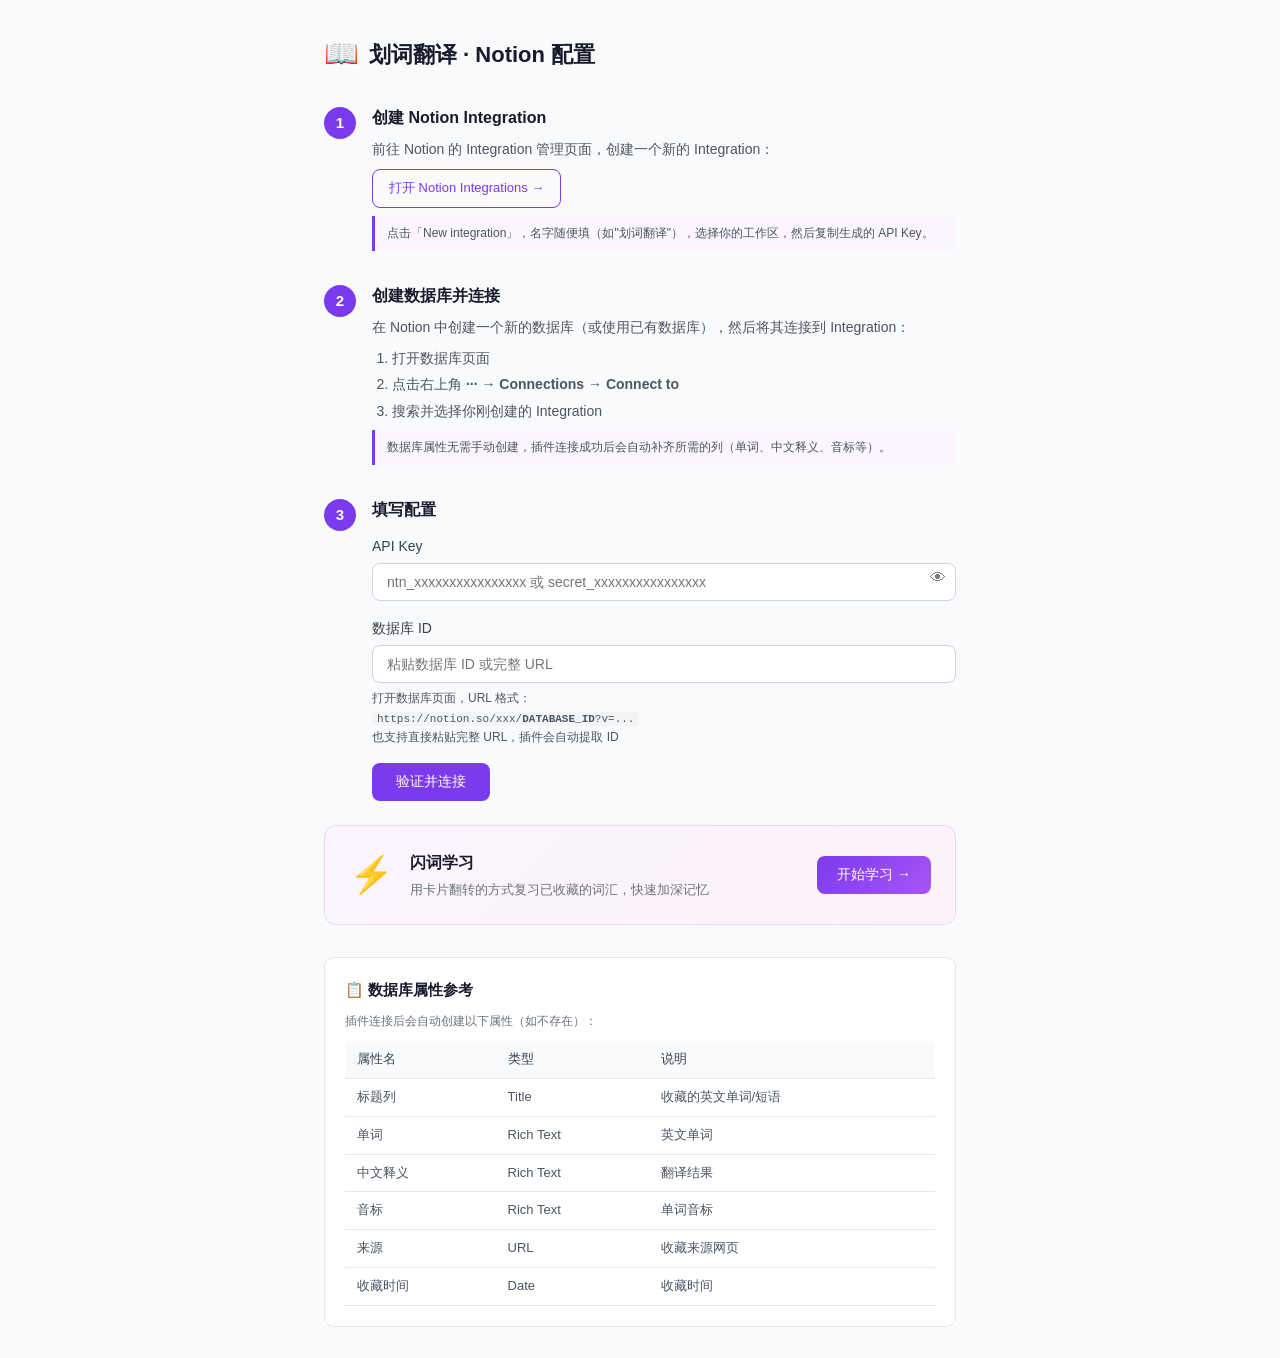
<file: options/index.html>
<!DOCTYPE html>
<html lang="zh-CN">
<head>
  <meta charset="UTF-8">
  <meta name="viewport" content="width=device-width, initial-scale=1.0">
  <title>划词翻译 - Notion 配置</title>
  <link rel="stylesheet" href="index.css">
</head>
<body>
  <div class="options-container">
    <div class="options-header">
      <span class="options-logo">📖</span>
      <h1>划词翻译 · Notion 配置</h1>
    </div>

    <!-- Connected State -->
    <div class="connected-banner" id="connectedBanner" style="display:none;">
      <span class="banner-icon">✅</span>
      <div class="banner-text">
        <p class="banner-title">Notion 已连接</p>
        <p class="banner-desc" id="connectedDesc"></p>
      </div>
      <button class="btn-danger" id="disconnectBtn">断开</button>
    </div>

    <!-- Sync Section (only when connected) -->
    <div class="sync-section" id="syncSection" style="display:none;">
      <h2>☁️ 同步到 Notion</h2>
      <p>将本地收藏的词汇批量同步到 Notion 数据库。新收藏的词汇会自动同步，此按钮用于补同步历史词汇。</p>
      <div class="sync-row">
        <span id="localCount">本地词汇：0 条</span>
        <button class="btn-primary" id="syncAllBtn">一键同步全部</button>
      </div>
      <div class="sync-result" id="syncResult" style="display:none;"></div>
    </div>

    <!-- Setup Steps -->
    <div id="setupSteps">
      <div class="step">
        <div class="step-number">1</div>
        <div class="step-content">
          <h2>创建 Notion Integration</h2>
          <p>前往 Notion 的 Integration 管理页面，创建一个新的 Integration：</p>
          <a href="https://www.notion.so/my-integrations" target="_blank" class="btn-outline">
            打开 Notion Integrations →
          </a>
          <p class="step-hint">点击「New integration」，名字随便填（如"划词翻译"），选择你的工作区，然后复制生成的 API Key。</p>
        </div>
      </div>

      <div class="step">
        <div class="step-number">2</div>
        <div class="step-content">
          <h2>创建数据库并连接</h2>
          <p>在 Notion 中创建一个新的数据库（或使用已有数据库），然后将其连接到 Integration：</p>
          <ol class="step-list">
            <li>打开数据库页面</li>
            <li>点击右上角 <strong>···</strong> → <strong>Connections</strong> → <strong>Connect to</strong></li>
            <li>搜索并选择你刚创建的 Integration</li>
          </ol>
          <p class="step-hint">数据库属性无需手动创建，插件连接成功后会自动补齐所需的列（单词、中文释义、音标等）。</p>
        </div>
      </div>

      <div class="step">
        <div class="step-number">3</div>
        <div class="step-content">
          <h2>填写配置</h2>
          <div class="config-form">
            <div class="form-group">
              <label for="apiKey">API Key</label>
              <input type="password" id="apiKey" placeholder="ntn_xxxxxxxxxxxxxxxx 或 secret_xxxxxxxxxxxxxxxx" autocomplete="off">
              <button class="btn-toggle-visibility" id="toggleApiKey" title="显示/隐藏">👁</button>
            </div>
            <div class="form-group">
              <label for="databaseId">数据库 ID</label>
              <input type="text" id="databaseId" placeholder="粘贴数据库 ID 或完整 URL">
              <p class="form-hint">打开数据库页面，URL 格式：<br><code>https://notion.so/xxx/<strong>DATABASE_ID</strong>?v=...</code><br>也支持直接粘贴完整 URL，插件会自动提取 ID</p>
            </div>
            <button class="btn-primary" id="validateBtn">
              <span id="validateBtnText">验证并连接</span>
              <span id="validateBtnLoading" style="display:none;">验证中...</span>
            </button>
            <div class="validate-result" id="validateResult" style="display:none;"></div>
          </div>
        </div>
      </div>
    </div>

    <!-- Flashcard Learning -->
    <div class="flashcard-section">
      <div class="flashcard-card">
        <div class="flashcard-icon">⚡</div>
        <div class="flashcard-info">
          <h2>闪词学习</h2>
          <p>用卡片翻转的方式复习已收藏的词汇，快速加深记忆</p>
        </div>
        <button class="btn-flashcard" id="openFlashcardBtn">开始学习 →</button>
      </div>
    </div>

    <!-- Database Properties Reference -->
    <div class="reference">
      <h3>📋 数据库属性参考</h3>
      <p>插件连接后会自动创建以下属性（如不存在）：</p>
      <table>
        <thead>
          <tr><th>属性名</th><th>类型</th><th>说明</th></tr>
        </thead>
        <tbody>
          <tr><td>标题列</td><td>Title</td><td>收藏的英文单词/短语</td></tr>
          <tr><td>单词</td><td>Rich Text</td><td>英文单词</td></tr>
          <tr><td>中文释义</td><td>Rich Text</td><td>翻译结果</td></tr>
          <tr><td>音标</td><td>Rich Text</td><td>单词音标</td></tr>
          <tr><td>来源</td><td>URL</td><td>收藏来源网页</td></tr>
          <tr><td>收藏时间</td><td>Date</td><td>收藏时间</td></tr>
        </tbody>
      </table>
    </div>
  </div>

  <script src="index.js"></script>
</body>
</html>
</file>
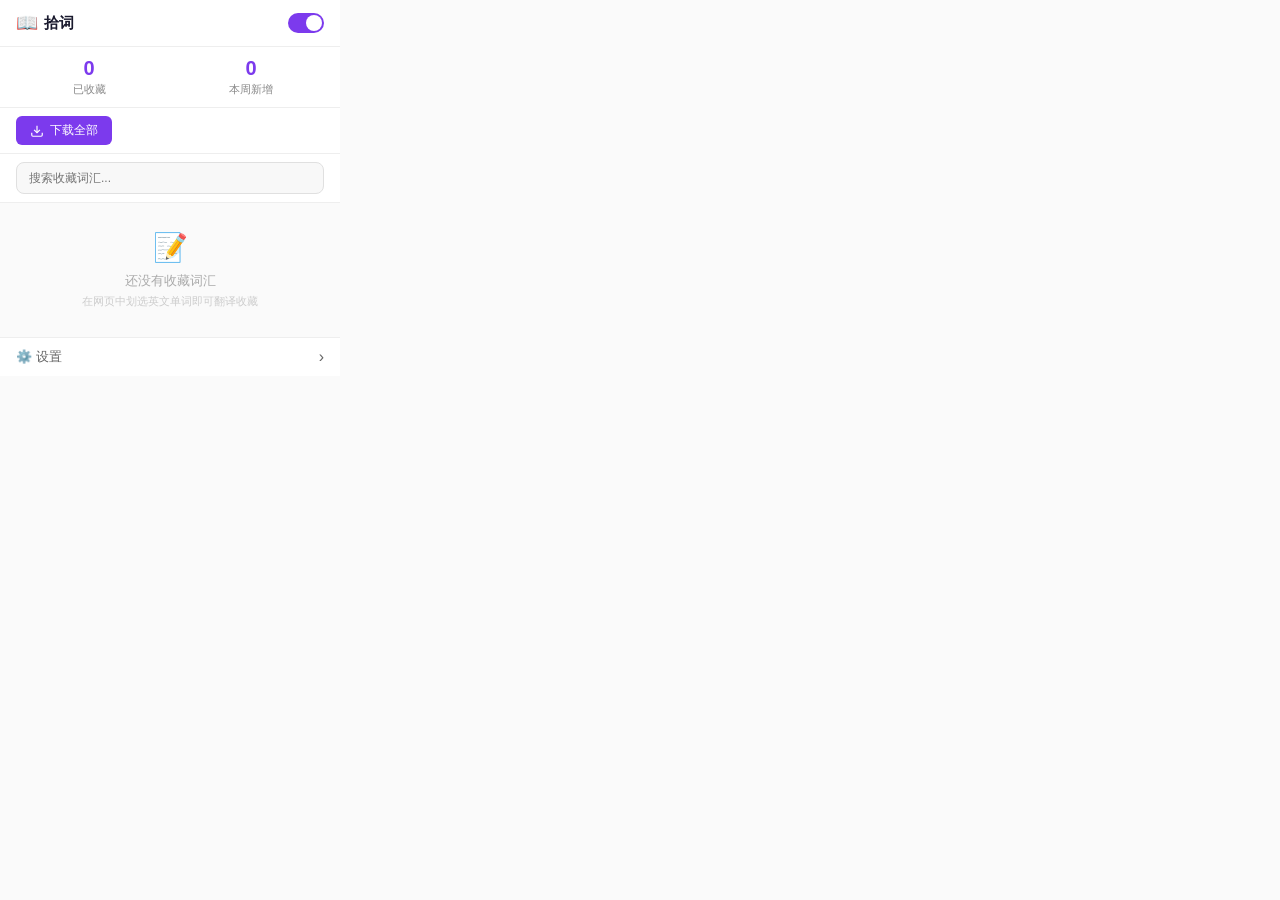
<file: popup/index.html>
<!DOCTYPE html>
<html lang="zh-CN">
<head>
  <meta charset="UTF-8">
  <meta name="viewport" content="width=device-width, initial-scale=1.0">
  <title>拾词</title>
  <link rel="stylesheet" href="index.css">
</head>
<body>
  <div class="popup-container">
    <!-- Header -->
    <div class="popup-header">
      <div class="popup-title">
        <span class="popup-logo">📖</span>
        <span>拾词</span>
      </div>
      <label class="toggle-switch">
        <input type="checkbox" id="toggleEnabled" checked>
        <span class="toggle-slider"></span>
      </label>
    </div>

    <!-- Stats -->
    <div class="popup-stats">
      <div class="stat-item">
        <span class="stat-value" id="totalCount">0</span>
        <span class="stat-label">已收藏</span>
      </div>
      <div class="stat-item">
        <span class="stat-value" id="weekCount">0</span>
        <span class="stat-label">本周新增</span>
      </div>
    </div>

    <!-- Select Bar -->
    <div class="popup-select-bar" id="selectBar" style="display:none;">
      <label class="select-all-label">
        <input type="checkbox" id="selectAll">
        <span>全选</span>
      </label>
      <span class="select-count" id="selectCount">已选 0 项</span>
    </div>

    <!-- Download Bar -->
    <div class="popup-download-bar">
      <button class="btn-download" id="downloadBtn">
        <svg viewBox="0 0 24 24" width="14" height="14" fill="none" stroke="currentColor" stroke-width="2">
          <path d="M21 15v4a2 2 0 0 1-2 2H5a2 2 0 0 1-2-2v-4"/>
          <polyline points="7 10 12 15 17 10"/>
          <line x1="12" y1="15" x2="12" y2="3"/>
        </svg>
        <span id="downloadLabel">下载全部</span>
      </button>
      <span class="download-hint" id="downloadHint" style="display:none;"></span>
    </div>

    <!-- Search -->
    <div class="popup-search">
      <input type="text" id="searchInput" placeholder="搜索收藏词汇..." />
    </div>

    <!-- Word List -->
    <div class="popup-wordlist" id="wordList">
      <div class="empty-state" id="emptyState">
        <span class="empty-icon">📝</span>
        <p>还没有收藏词汇</p>
        <p class="empty-hint">在网页中划选英文单词即可翻译收藏</p>
      </div>
    </div>

    <!-- View All Link -->
    <div class="view-all-bar" id="viewAllBar" style="display:none;">
      <button class="btn-view-all" id="viewAllBtn">查看全部 (<span id="viewAllCount">0</span>)</button>
      <button class="btn-view-all btn-flashcard-link" id="viewFlashcardBtn">⚡ 闪词</button>
    </div>

    <!-- Settings -->
    <div class="popup-settings">
      <button class="settings-toggle" id="settingsToggle">
        ⚙️ 设置
        <span class="settings-arrow">›</span>
      </button>
      <div class="settings-panel" id="settingsPanel" style="display:none;">
        <div class="setting-row">
          <label>翻译目标语言</label>
          <select id="targetLang">
            <option value="zh-CN">中文简体</option>
            <option value="zh-TW">中文繁體</option>
            <option value="ja">日本語</option>
            <option value="ko">한국어</option>
            <option value="es">Español</option>
          </select>
        </div>
        <div class="setting-row">
          <label>高亮颜色</label>
          <input type="color" id="highlightColor" value="#7C3AED">
        </div>
        <div class="setting-row">
          <label>翻译引擎</label>
          <select id="translateEngine">
            <option value="google" selected>Google 翻译</option>
            <option value="mymemory">MyMemory (免费)</option>
            <option value="deepseek">DeepSeek</option>
          </select>
        </div>
        <div class="setting-row" id="deepseekKeyRow" style="display:none;flex-direction:column;align-items:stretch;gap:4px;">
          <label>DeepSeek API Key</label>
          <div style="display:flex;gap:6px;">
            <input type="password" class="notion-input" id="deepseekApiKey" placeholder="sk-..." style="flex:1;">
            <button class="btn-test" id="testDeepseekBtn" title="测试连接">测试</button>
          </div>
          <div class="notion-hint" id="deepseekHint" style="display:none;"></div>
        </div>
        <div class="setting-row">
          <label>中译英</label>
          <label class="toggle-switch small">
            <input type="checkbox" id="enableZhToEn">
            <span class="toggle-slider"></span>
          </label>
        </div>
        <div class="setting-row" id="enableAskRow">
          <label>💬 AI 提问</label>
          <label class="toggle-switch small">
            <input type="checkbox" id="enableAsk" checked>
            <span class="toggle-slider"></span>
          </label>
        </div>
        <div class="setting-divider"></div>
        <div class="setting-row" style="flex-direction:column;align-items:stretch;gap:4px;">
          <div style="display:flex;justify-content:space-between;align-items:center;">
            <label>🔗 Notion 同步</label>
            <span class="notion-status" id="notionStatus">未连接</span>
          </div>
          <div style="display:flex;gap:6px;">
            <button class="btn-download" id="openNotionSettings" style="flex:1;font-size:11px;padding:6px;">配置 Notion</button>
            <button class="btn-download" id="syncBtn" style="font-size:11px;padding:6px;display:none;">一键同步</button>
          </div>
          <div class="notion-hint" id="notionHint" style="display:none;"></div>
        </div>
        <div class="setting-actions">
          <button class="btn-danger" id="clearAll">清空全部收藏</button>
        </div>
      </div>
    </div>
  </div>
  <script src="index.js"></script>
</body>
</html>
</file>
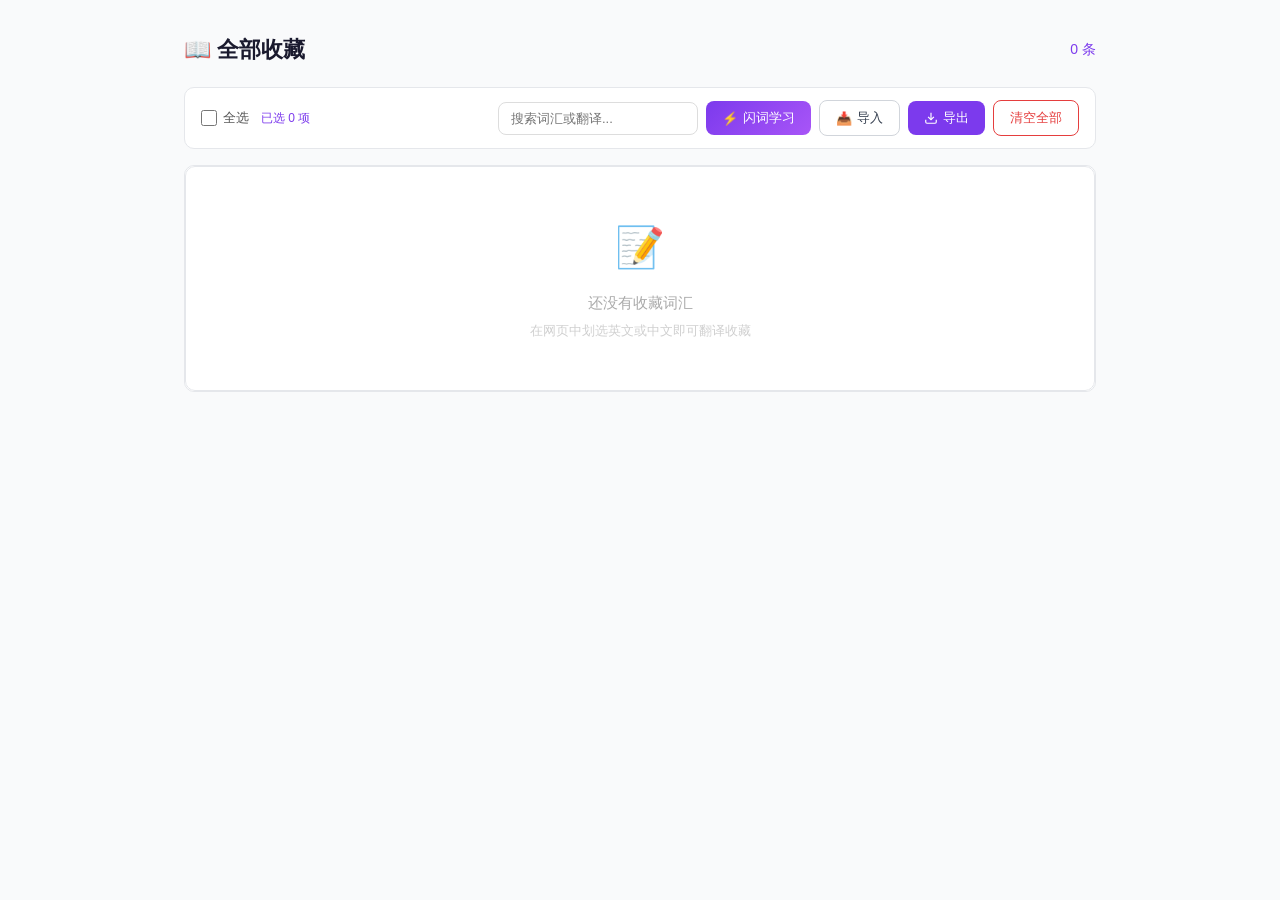
<file: words/index.html>
<!DOCTYPE html>
<html lang="zh-CN">
<head>
  <meta charset="UTF-8">
  <meta name="viewport" content="width=device-width, initial-scale=1.0">
  <title>全部收藏 - 拾词</title>
  <link rel="stylesheet" href="index.css">
</head>
<body>
  <div class="words-container">
    <!-- Header -->
    <div class="words-header">
      <h1>📖 全部收藏</h1>
      <div class="header-actions">
        <span class="header-count" id="totalCount">0 条</span>
      </div>
    </div>

    <!-- Toolbar -->
    <div class="words-toolbar">
      <div class="toolbar-left">
        <label class="select-all-label">
          <input type="checkbox" id="selectAll">
          <span>全选</span>
        </label>
        <span class="select-count" id="selectCount">已选 0 项</span>
      </div>
      <div class="toolbar-right">
        <input type="text" id="searchInput" placeholder="搜索词汇或翻译...">
        <button class="btn btn-flashcard" id="flashcardBtn">
          <span>⚡</span> 闪词学习
        </button>
        <button class="btn btn-import" id="importBtn">
          <span>📥</span> 导入
        </button>
        <button class="btn btn-primary" id="downloadBtn">
          <svg viewBox="0 0 24 24" width="14" height="14" fill="none" stroke="currentColor" stroke-width="2">
            <path d="M21 15v4a2 2 0 0 1-2 2H5a2 2 0 0 1-2-2v-4"/>
            <polyline points="7 10 12 15 17 10"/>
            <line x1="12" y1="15" x2="12" y2="3"/>
          </svg>
          导出
        </button>
        <button class="btn btn-danger" id="clearAll">清空全部</button>
      </div>
    </div>

    <!-- Download hint -->
    <div class="download-hint" id="downloadHint" style="display:none;"></div>

    <!-- Word List -->
    <div class="words-list" id="wordList">
      <div class="empty-state" id="emptyState">
        <span class="empty-icon">📝</span>
        <p>还没有收藏词汇</p>
        <p class="empty-hint">在网页中划选英文或中文即可翻译收藏</p>
      </div>
    </div>
    <!-- Flashcard Modal -->
    <div class="modal-overlay" id="flashcardModal" style="display:none;">
      <div class="flashcard-container">
        <div class="flashcard-header">
          <button class="flashcard-close" id="flashcardClose">✕</button>
          <div class="flashcard-progress">
            <span class="flashcard-counter" id="flashcardCounter">1 / 10</span>
            <div class="flashcard-bar">
              <div class="flashcard-bar-fill" id="flashcardBarFill"></div>
            </div>
          </div>
          <div class="flashcard-stats">
            <span class="stat-known">✅ <span id="knownCount">0</span></span>
            <span class="stat-unknown">❌ <span id="unknownCount">0</span></span>
          </div>
        </div>
        <div class="flashcard-deck" id="flashcardDeck">
          <div class="flashcard-card-inner" id="flashcardCard">
            <div class="flashcard-front">
              <span class="flashcard-word" id="flashcardWord"></span>
              <p class="flashcard-hint">点击卡片查看释义</p>
            </div>
            <div class="flashcard-back">
              <span class="flashcard-translation" id="flashcardTranslation"></span>
              <span class="flashcard-note" id="flashcardNote"></span>
            </div>
          </div>
        </div>
        <div class="flashcard-actions">
          <button class="flashcard-action unknown" id="flashcardUnknown">❌ 不认识</button>
          <button class="flashcard-action flip" id="flashcardFlip">🔄 翻转</button>
          <button class="flashcard-action known" id="flashcardKnown">✅ 认识</button>
        </div>
        <div class="flashcard-complete" id="flashcardComplete" style="display:none;">
          <div class="complete-icon">🎉</div>
          <h2>学习完成！</h2>
          <p>本轮共复习 <strong id="completeTotal">0</strong> 个词汇</p>
          <p>认识 <strong id="completeKnown">0</strong> 个，不认识 <strong id="completeUnknown">0</strong> 个</p>
          <button class="btn btn-primary" id="flashcardRestart">再来一轮</button>
        </div>
      </div>
    </div>

    <!-- Import Modal -->
    <div class="modal-overlay" id="importModal" style="display:none;">
      <div class="import-container">
        <div class="import-header">
          <h2>📥 导入词汇</h2>
          <button class="import-close" id="importClose">✕</button>
        </div>
        <div class="import-body">
          <p class="import-desc">支持以下格式，每行一个词条：</p>
          <ul class="import-formats">
            <li><code>单词</code> — 仅单词（翻译留空）</li>
            <li><code>单词 - 翻译</code> — 用 <code>-</code> 分隔</li>
            <li><code>单词\t翻译</code> — 用 Tab 分隔</li>
            <li><code>单词 | 翻译 | 音标</code> — 用 <code>|</code> 分隔</li>
            <li><code>[{"word":"...","translation":"..."}]</code> — JSON 格式</li>
          </ul>
          <textarea id="importTextarea" placeholder="粘贴单词或句子到这里...&#10;&#10;例如：&#10;serendipity - 意外发现的美好&#10;ephemeral - 短暂的&#10;resilience | 韧性 | /rɪˈzɪliəns/"></textarea>
          <button class="btn btn-primary" id="importPreviewBtn">预览解析结果</button>
        </div>
        <div class="import-preview" id="importPreview" style="display:none;">
          <div class="import-preview-header">
            <h3>预览 (<span id="importPreviewCount">0</span> 条)</h3>
            <span class="import-preview-hint">确认无误后点击导入，重复词汇会自动跳过</span>
          </div>
          <div class="import-preview-list" id="importPreviewList"></div>
          <div class="import-preview-actions">
            <button class="btn btn-import" id="importConfirmBtn">确认导入</button>
            <button class="btn btn-cancel" id="importCancelBtn">取消</button>
          </div>
        </div>
      </div>
    </div>
  </div>
  <script src="index.js"></script>
</body>
</html>
</file>
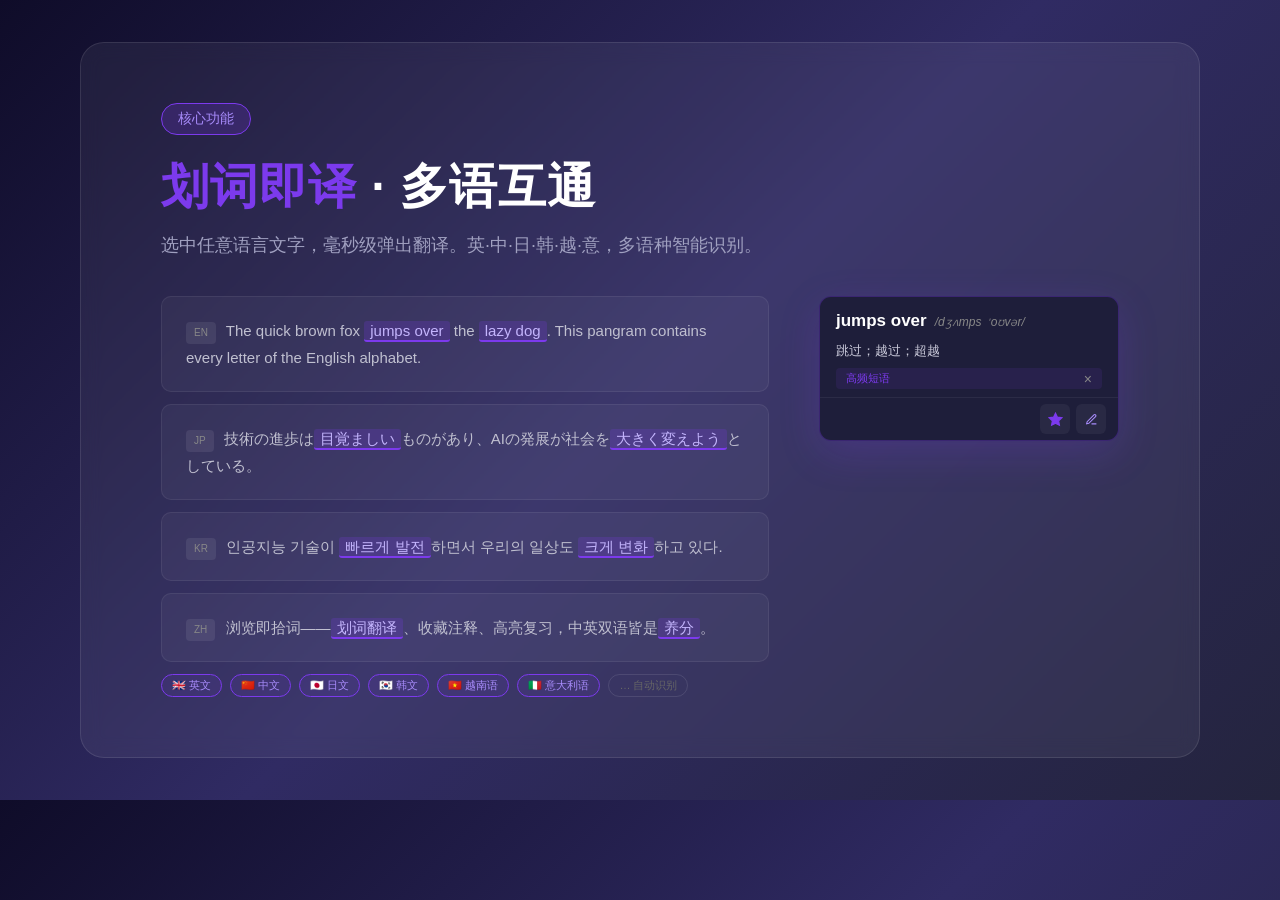
<file: promo/01-translate.html>
<!DOCTYPE html>
<html lang="zh-CN">
<head>
<meta charset="UTF-8">
<meta name="viewport" content="width=1280, height=800">
<title>划词即译 · 多语互通</title>
<style>
* { margin:0; padding:0; box-sizing:border-box; }
body { width:1280px; height:800px; overflow:hidden; font-family:"PingFang SC","Microsoft YaHei","Helvetica Neue",sans-serif; background:linear-gradient(135deg,#0f0c29,#302b63,#24243e); display:flex; align-items:center; justify-content:center; }
.card { width:1120px; padding:60px 80px; background:rgba(255,255,255,0.06); border-radius:24px; border:1px solid rgba(255,255,255,0.1); backdrop-filter:blur(10px); }
.badge { display:inline-block; padding:6px 16px; background:rgba(124,58,237,0.2); border:1px solid #7C3AED; color:#a78bfa; border-radius:20px; font-size:14px; margin-bottom:20px; }
h1 { font-size:48px; color:#fff; font-weight:700; margin-bottom:12px; letter-spacing:1px; }
h1 span { color:#7C3AED; }
.sub { font-size:18px; color:#a0a0c0; margin-bottom:36px; line-height:1.6; }
.demo-area { display:flex; gap:50px; align-items:flex-start; }
.text-column { flex:1; }
.text-block { background:rgba(255,255,255,0.04); border:1px solid rgba(255,255,255,0.07); border-radius:10px; padding:20px 24px; margin-bottom:12px; color:#c0c0d0; font-size:15px; line-height:1.8; position:relative; }
.text-block .hl { background:rgba(124,58,237,0.2); border-radius:3px; padding:1px 6px; color:#c4b5fd; border-bottom:2px solid #7C3AED; }
.lang-tag { display:inline-block; padding:2px 8px; border-radius:4px; font-size:10px; margin-right:6px; background:rgba(255,255,255,0.08); color:#888; }
.popup-demo { flex:0 0 300px; background:#1e1e3a; border-radius:12px; border:1px solid rgba(124,58,237,0.3); overflow:hidden; box-shadow:0 12px 40px rgba(124,58,237,0.2); }
.popup-header { padding:14px 16px 4px; display:flex; gap:8px; align-items:baseline; }
.popup-word { font-size:17px; font-weight:700; color:#fff; }
.popup-phonetic { font-size:12px; color:#888; font-style:italic; }
.popup-trans { padding:6px 16px 8px; font-size:13px; color:#c8c8d8; line-height:1.5; }
.popup-note { display:flex; align-items:center; gap:6px; padding:3px 10px; margin:0 16px 8px; font-size:11px; color:#7C3AED; background:rgba(124,58,237,0.1); border-radius:4px; }
.popup-note-text { flex:1; }
.popup-note-del { color:#888; cursor:pointer; font-size:14px; line-height:1; }
.popup-footer { padding:6px 12px; display:flex; gap:6px; justify-content:flex-end; border-top:1px solid rgba(255,255,255,0.06); }
.popup-btn { width:30px; height:30px; border-radius:6px; display:flex; align-items:center; justify-content:center; background:rgba(255,255,255,0.05); border:none; cursor:default; }
.star-btn { color:#7C3AED; }
.note-btn { color:#a78bfa; }
.lang-row { display:flex; gap:8px; flex-wrap:wrap; margin-top:8px; }
.lang-chip { padding:3px 10px; border-radius:12px; font-size:11px; border:1px solid rgba(255,255,255,0.1); color:#888; }
.lang-chip.on { border-color:#7C3AED; color:#a78bfa; background:rgba(124,58,237,0.1); }
</style>
</head>
<body>
<div class="card">
  <div class="badge">核心功能</div>
  <h1><span>划词即译</span> · 多语互通</h1>
  <p class="sub">选中任意语言文字，毫秒级弹出翻译。英·中·日·韩·越·意，多语种智能识别。</p>

  <div class="demo-area">
    <div class="text-column">
      <div class="text-block">
        <span class="lang-tag">EN</span>
        The quick brown fox <span class="hl">jumps over</span> the <span class="hl">lazy dog</span>. This pangram contains every letter of the English alphabet.
      </div>
      <div class="text-block">
        <span class="lang-tag">JP</span>
        技術の進歩は<span class="hl">目覚ましい</span>ものがあり、AIの発展が社会を<span class="hl">大きく変えよう</span>としている。
      </div>
      <div class="text-block">
        <span class="lang-tag">KR</span>
        인공지능 기술이 <span class="hl">빠르게 발전</span>하면서 우리의 일상도 <span class="hl">크게 변화</span>하고 있다.
      </div>
      <div class="text-block">
        <span class="lang-tag">ZH</span>
        浏览即拾词——<span class="hl">划词翻译</span>、收藏注释、高亮复习，中英双语皆是<span class="hl">养分</span>。
      </div>
      <div class="lang-row">
        <span class="lang-chip on">🇬🇧 英文</span>
        <span class="lang-chip on">🇨🇳 中文</span>
        <span class="lang-chip on">🇯🇵 日文</span>
        <span class="lang-chip on">🇰🇷 韩文</span>
        <span class="lang-chip on">🇻🇳 越南语</span>
        <span class="lang-chip on">🇮🇹 意大利语</span>
        <span class="lang-chip" style="color:#666;">… 自动识别</span>
      </div>
    </div>

    <div class="popup-demo">
      <div class="popup-header">
        <span class="popup-word">jumps over</span>
        <span class="popup-phonetic">/dʒʌmps ˈoʊvər/</span>
      </div>
      <div class="popup-trans">跳过；越过；超越</div>
      <div class="popup-note">
        <span class="popup-note-text">高频短语</span>
        <span class="popup-note-del">×</span>
      </div>
      <div class="popup-footer">
        <div class="popup-btn star-btn">
          <svg viewBox="0 0 24 24" width="15" height="15" fill="currentColor" stroke="currentColor" stroke-width="2">
            <polygon points="12 2 15.09 8.26 22 9.27 17 14.14 18.18 21.02 12 17.77 5.82 21.02 7 14.14 2 9.27 8.91 8.26 12 2"/>
          </svg>
        </div>
        <div class="popup-btn note-btn">
          <svg viewBox="0 0 24 24" width="13" height="13" fill="none" stroke="currentColor" stroke-width="2">
            <path d="M12 20h9"/><path d="M16.5 3.5a2.121 2.121 0 0 1 3 3L7 19l-4 1 1-4L16.5 3.5z"/>
          </svg>
        </div>
      </div>
    </div>
  </div>
</div>
</body>
</html>
</file>
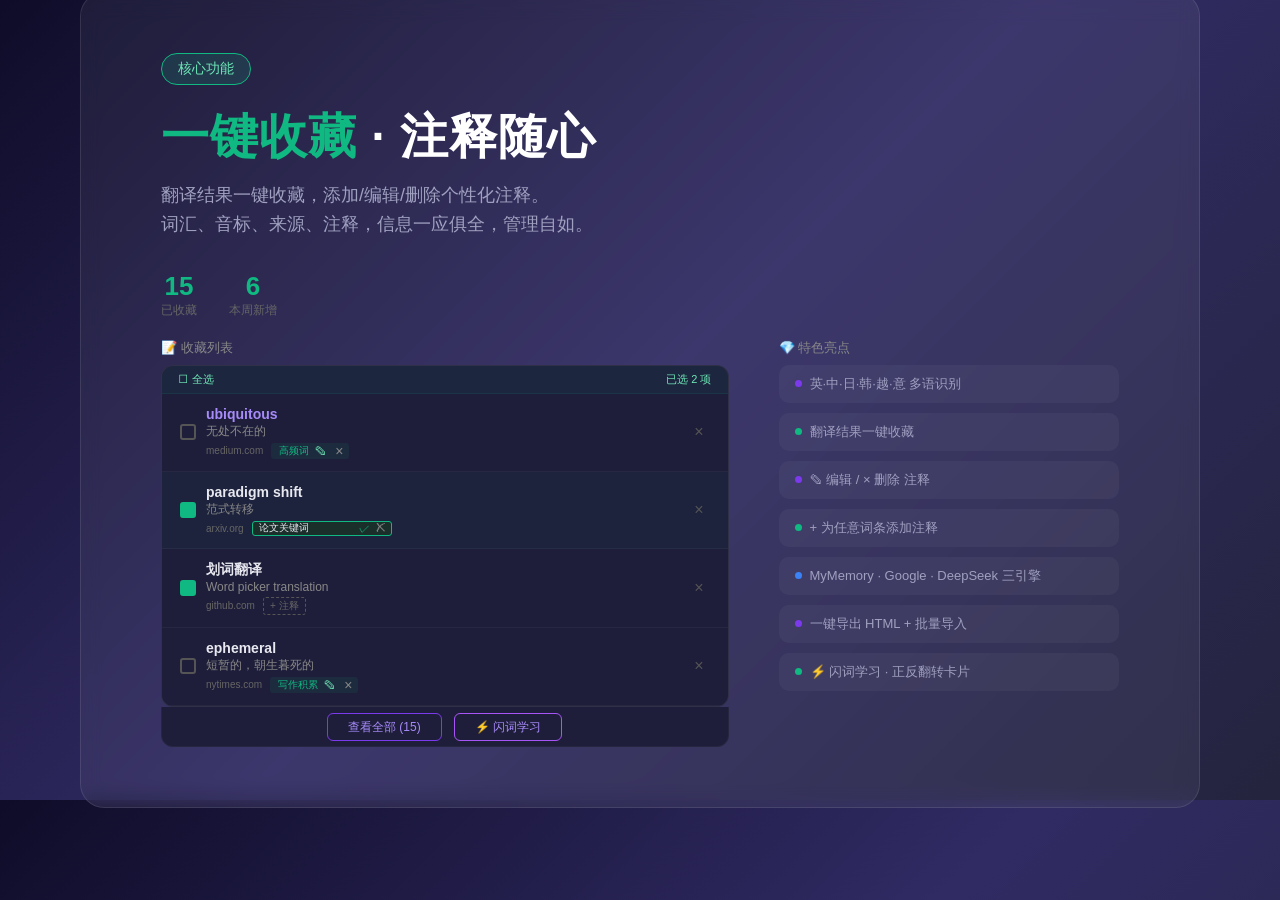
<file: promo/02-collect.html>
<!DOCTYPE html>
<html lang="zh-CN">
<head>
<meta charset="UTF-8">
<meta name="viewport" content="width=1280, height=800">
<title>一键收藏 · 注释随心</title>
<style>
* { margin:0; padding:0; box-sizing:border-box; }
body { width:1280px; height:800px; overflow:hidden; font-family:"PingFang SC","Microsoft YaHei","Helvetica Neue",sans-serif; background:linear-gradient(135deg,#0f0c29,#302b63,#24243e); display:flex; align-items:center; justify-content:center; }
.card { width:1120px; padding:60px 80px; background:rgba(255,255,255,0.06); border-radius:24px; border:1px solid rgba(255,255,255,0.1); backdrop-filter:blur(10px); }
.badge { display:inline-block; padding:6px 16px; background:rgba(16,185,129,0.15); border:1px solid #10b981; color:#6ee7b7; border-radius:20px; font-size:14px; margin-bottom:20px; }
h1 { font-size:48px; color:#fff; font-weight:700; margin-bottom:12px; letter-spacing:1px; }
h1 span { color:#10b981; }
.sub { font-size:18px; color:#a0a0c0; margin-bottom:32px; line-height:1.6; }
.demo-area { display:flex; gap:50px; align-items:flex-start; }
.col { flex:1; }
.col-label { font-size:13px; color:#888; margin-bottom:8px; display:block; }
.list-card { background:#1e1e3a; border-radius:12px; border:1px solid rgba(255,255,255,0.08); overflow:hidden; }
.word-row { display:flex; align-items:center; padding:12px 18px; border-bottom:1px solid rgba(255,255,255,0.04); transition:background 0.15s; gap:10px; }
.word-row:hover { background:rgba(16,185,129,0.03); }
.w-check { flex-shrink:0; }
.w-check-box { width:16px; height:16px; border:2px solid #555; border-radius:3px; }
.w-check-box.checked { background:#10b981; border-color:#10b981; }
.w-info { flex:1; min-width:0; }
.w-word { font-size:14px; font-weight:600; color:#e8e8f0; }
.w-word a { color:#a78bfa; text-decoration:none; }
.w-trans { font-size:12px; color:#888; margin-top:1px; }
.w-meta { display:flex; align-items:center; gap:8px; margin-top:3px; flex-wrap:wrap; }
.w-source { font-size:10px; color:#666; }
.w-note { display:inline-flex; align-items:center; gap:4px; font-size:10px; color:#10b981; background:rgba(16,185,129,0.08); padding:1px 4px 1px 8px; border-radius:3px; max-width:160px; }
.w-note-text { overflow:hidden; text-overflow:ellipsis; white-space:nowrap; }
.w-note-edit { color:#6ee7b7; cursor:pointer; font-size:12px; padding:0 2px; }
.w-note-del { color:#888; cursor:pointer; font-size:14px; line-height:1; padding:0 2px; }
.w-note-add { font-size:10px; color:#666; border:1px dashed #555; border-radius:3px; padding:1px 6px; cursor:pointer; }
.w-note-editing { border:1px solid #10b981; padding:0 2px; gap:2px; background:#1a2e2a; }
.w-note-input { width:100px; padding:1px 4px; border:none; outline:none; font-size:10px; background:transparent; color:#e8e8f0; }
.w-note-confirm { color:#10b981; cursor:pointer; font-size:11px; padding:0 2px; }
.w-note-cancel { color:#888; cursor:pointer; font-size:11px; padding:0 2px; }
.w-del { font-size:16px; color:#555; cursor:pointer; flex-shrink:0; padding:2px 6px; }
.stats { display:flex; gap:32px; margin-bottom:20px; }
.stat { text-align:center; }
.stat-val { font-size:26px; font-weight:700; color:#10b981; }
.stat-label { font-size:12px; color:#666; }
.select-bar { display:flex; align-items:center; gap:12px; padding:6px 16px; background:rgba(16,185,129,0.05); border-bottom:1px solid rgba(16,185,129,0.1); font-size:11px; color:#6ee7b7; }
.features { display:flex; flex-direction:column; gap:10px; }
.f-chip { display:flex; align-items:center; gap:8px; padding:10px 16px; background:rgba(255,255,255,0.04); border-radius:10px; font-size:13px; color:#a0a0c0; }
.f-chip .dot { width:7px; height:7px; border-radius:50%; flex-shrink:0; }
.dot.g { background:#10b981; }
.dot.p { background:#7C3AED; }
.dot.b { background:#3b82f6; }
</style>
</head>
<body>
<div class="card">
  <div class="badge">核心功能</div>
  <h1><span>一键收藏</span> · 注释随心</h1>
  <p class="sub">翻译结果一键收藏，添加/编辑/删除个性化注释。<br>词汇、音标、来源、注释，信息一应俱全，管理自如。</p>

  <div class="stats">
    <div class="stat"><div class="stat-val">15</div><div class="stat-label">已收藏</div></div>
    <div class="stat"><div class="stat-val">6</div><div class="stat-label">本周新增</div></div>
  </div>

  <div class="demo-area">
    <div class="col" style="flex:1.25;">
      <span class="col-label">📝 收藏列表</span>
      <div class="list-card">
        <div class="select-bar">
          <span>☐ 全选</span>
          <span style="margin-left:auto;">已选 2 项</span>
        </div>
        <div class="word-row">
          <div class="w-check"><div class="w-check-box"></div></div>
          <div class="w-info">
            <div class="w-word"><a>ubiquitous</a></div>
            <div class="w-trans">无处不在的</div>
            <div class="w-meta"><span class="w-source">medium.com</span><span class="w-note"><span class="w-note-text">高频词</span><span class="w-note-edit">✎</span><span class="w-note-del">×</span></span></div>
          </div>
          <div class="w-del">×</div>
        </div>
        <div class="word-row" style="background:rgba(16,185,129,0.03);">
          <div class="w-check"><div class="w-check-box checked"></div></div>
          <div class="w-info">
            <div class="w-word">paradigm shift</div>
            <div class="w-trans">范式转移</div>
            <div class="w-meta"><span class="w-source">arxiv.org</span><span class="w-note w-note-editing"><input class="w-note-input" value="论文关键词"><span class="w-note-confirm">✓</span><span class="w-note-cancel">✗</span></span></div>
          </div>
          <div class="w-del">×</div>
        </div>
        <div class="word-row">
          <div class="w-check"><div class="w-check-box checked"></div></div>
          <div class="w-info">
            <div class="w-word">划词翻译</div>
            <div class="w-trans">Word picker translation</div>
            <div class="w-meta"><span class="w-source">github.com</span><span class="w-note-add">+ 注释</span></div>
          </div>
          <div class="w-del">×</div>
        </div>
        <div class="word-row">
          <div class="w-check"><div class="w-check-box"></div></div>
          <div class="w-info">
            <div class="w-word">ephemeral</div>
            <div class="w-trans">短暂的，朝生暮死的</div>
            <div class="w-meta"><span class="w-source">nytimes.com</span><span class="w-note"><span class="w-note-text">写作积累</span><span class="w-note-edit">✎</span><span class="w-note-del">×</span></span></div>
          </div>
          <div class="w-del">×</div>
        </div>
      </div>
      <div style="text-align:center;padding:10px;background:#1e1e3a;border-radius:0 0 12px 12px;border:1px solid rgba(255,255,255,0.04);border-top:none;">
        <span style="padding:6px 20px;border:1px solid #7C3AED;color:#a78bfa;border-radius:6px;font-size:12px;">查看全部 (15)</span>
        <span style="padding:6px 20px;border:1px solid #a855f7;color:#a78bfa;border-radius:6px;font-size:12px;margin-left:8px;">⚡ 闪词学习</span>
      </div>
    </div>

    <div class="col" style="flex:0.75;">
      <span class="col-label">💎 特色亮点</span>
      <div class="features">
        <div class="f-chip"><span class="dot p"></span> 英·中·日·韩·越·意 多语识别</div>
        <div class="f-chip"><span class="dot g"></span> 翻译结果一键收藏</div>
        <div class="f-chip"><span class="dot p"></span> ✎ 编辑 / × 删除 注释</div>
        <div class="f-chip"><span class="dot g"></span> + 为任意词条添加注释</div>
        <div class="f-chip"><span class="dot b"></span> MyMemory · Google · DeepSeek 三引擎</div>
        <div class="f-chip"><span class="dot p"></span> 一键导出 HTML + 批量导入</div>
        <div class="f-chip"><span class="dot g"></span> ⚡ 闪词学习 · 正反翻转卡片</div>
      </div>
    </div>
  </div>
</div>
</body>
</html>
</file>
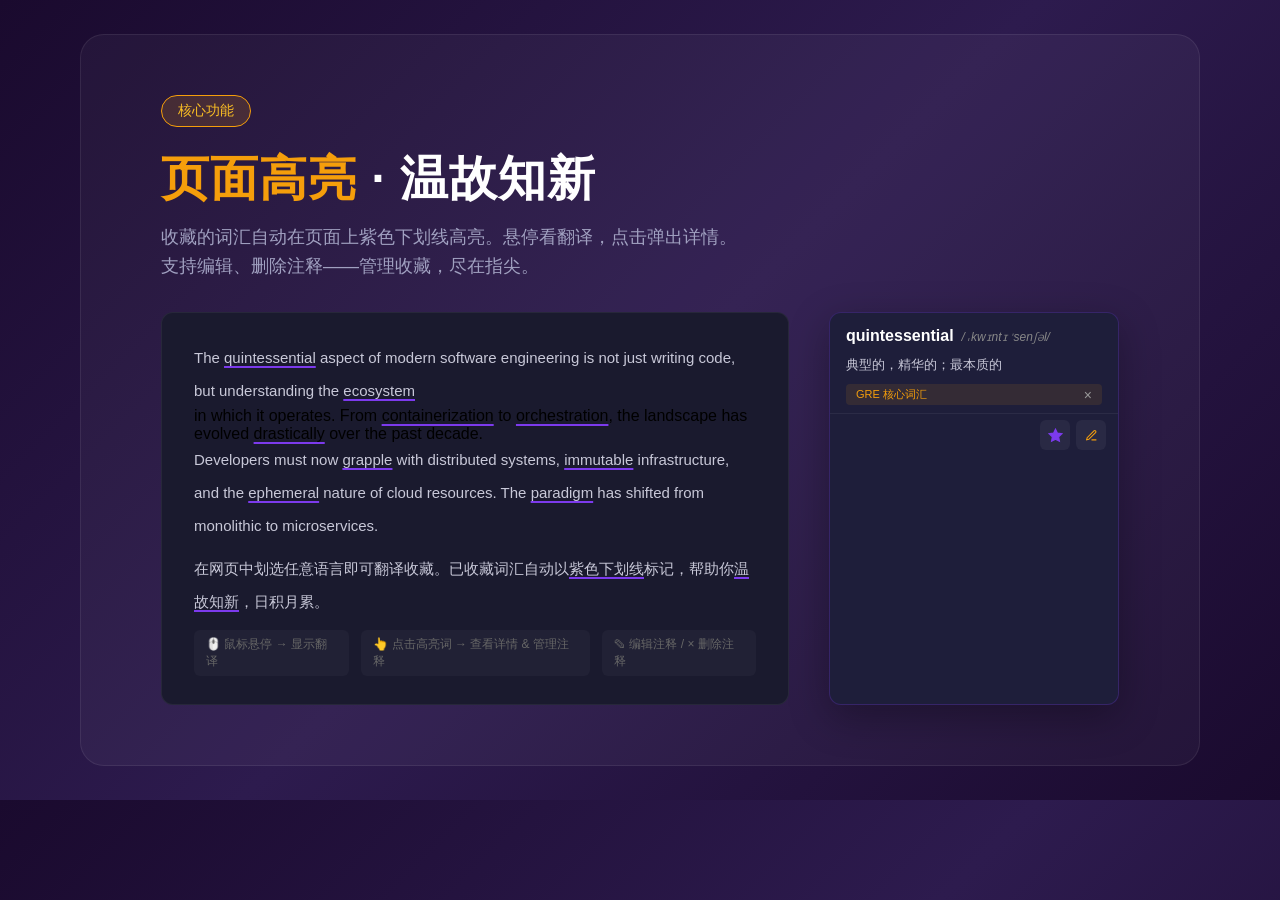
<file: promo/03-highlight.html>
<!DOCTYPE html>
<html lang="zh-CN">
<head>
<meta charset="UTF-8">
<meta name="viewport" content="width=1280, height=800">
<title>页面高亮 · 温故知新</title>
<style>
* { margin:0; padding:0; box-sizing:border-box; }
body { width:1280px; height:800px; overflow:hidden; font-family:"PingFang SC","Microsoft YaHei","Helvetica Neue",sans-serif; background:linear-gradient(135deg,#1a0a2e,#2d1b4e,#1a0a2e); display:flex; align-items:center; justify-content:center; }
.card { width:1120px; padding:60px 80px; background:rgba(255,255,255,0.04); border-radius:24px; border:1px solid rgba(255,255,255,0.08); }
.badge { display:inline-block; padding:6px 16px; background:rgba(245,158,11,0.15); border:1px solid #f59e0b; color:#fbbf24; border-radius:20px; font-size:14px; margin-bottom:20px; }
h1 { font-size:48px; color:#fff; font-weight:700; margin-bottom:12px; letter-spacing:1px; }
h1 span { color:#f59e0b; }
.sub { font-size:18px; color:#a0a0c0; margin-bottom:32px; line-height:1.6; }
.demo-area { display:flex; gap:40px; }
.page-demo { flex:1; background:#1a1a2e; border-radius:12px; border:1px solid rgba(255,255,255,0.06); padding:28px 32px; overflow:hidden; position:relative; }
.page-demo p { color:#c8c8d8; font-size:15px; line-height:2.2; }
.hl { text-decoration:underline; text-decoration-color:#7C3AED; text-decoration-thickness:2px; text-underline-offset:3px; cursor:pointer; padding:1px 0; position:relative; }
.hl:hover { background:rgba(124,58,237,0.12); }
.tooltip { position:absolute; bottom:calc(100% + 8px); left:50%; transform:translateX(-50%); background:#f0f0ff; color:#1a1a2e; font-size:12px; padding:5px 12px; border-radius:6px; white-space:nowrap; pointer-events:none; z-index:2; }
.tooltip::after { content:''; position:absolute; top:100%; left:50%; transform:translateX(-50%); border:5px solid transparent; border-top-color:#f0f0ff; }
.popup-demo { flex:0 0 290px; background:#1e1e3a; border-radius:12px; border:1px solid rgba(124,58,237,0.25); overflow:hidden; box-shadow:0 12px 40px rgba(0,0,0,0.3); }
.popup-header { padding:14px 16px 4px; display:flex; gap:8px; align-items:baseline; }
.popup-word { font-size:16px; font-weight:700; color:#fff; }
.popup-phonetic { font-size:12px; color:#888; font-style:italic; }
.popup-trans { padding:6px 16px 10px; font-size:13px; color:#c8c8d8; }
.popup-note { display:flex; align-items:center; gap:6px; padding:3px 10px; margin:0 16px 8px; font-size:11px; color:#f59e0b; background:rgba(245,158,11,0.1); border-radius:4px; }
.popup-note-text { flex:1; }
.popup-note-del { color:#999; cursor:pointer; font-size:14px; line-height:1; }
.popup-footer { padding:6px 12px; display:flex; gap:6px; justify-content:flex-end; border-top:1px solid rgba(255,255,255,0.06); }
.popup-btn { width:30px; height:30px; border-radius:6px; display:flex; align-items:center; justify-content:center; background:rgba(255,255,255,0.05); border:none; }
.star-btn { color:#7C3AED; }
.note-btn { color:#f59e0b; }
.hint-row { display:flex; gap:12px; margin-top:12px; }
.hint-chip { font-size:12px; color:#666; padding:6px 12px; background:rgba(255,255,255,0.03); border-radius:6px; }
</style>
</head>
<body>
<div class="card">
  <div class="badge">核心功能</div>
  <h1><span>页面高亮</span> · 温故知新</h1>
  <p class="sub">收藏的词汇自动在页面上紫色下划线高亮。悬停看翻译，点击弹出详情。<br>支持编辑、删除注释——管理收藏，尽在指尖。</p>
  <div class="demo-area">
    <div class="page-demo">
      <p>
        The <span class="hl">quintessential</span> aspect of modern software engineering is not just writing code, but understanding the <span class="hl" style="position:relative;">ecosystem
        <div class="tooltip">生态系统</div>
        </span> in which it operates. From <span class="hl">containerization</span> to <span class="hl">orchestration</span>, the landscape has evolved <span class="hl">drastically</span> over the past decade.
      </p>
      <p>
        Developers must now <span class="hl">grapple</span> with distributed systems, <span class="hl">immutable</span> infrastructure, and the <span class="hl">ephemeral</span> nature of cloud resources. The <span class="hl">paradigm</span> has shifted from monolithic to microservices.
      </p>
      <p style="margin-top:10px;">
        在网页中划选任意语言即可翻译收藏。已收藏词汇自动以<span class="hl">紫色下划线</span>标记，帮助你<span class="hl">温故知新</span>，日积月累。
      </p>
      <div class="hint-row">
        <span class="hint-chip">🖱️ 鼠标悬停 → 显示翻译</span>
        <span class="hint-chip">👆 点击高亮词 → 查看详情 & 管理注释</span>
        <span class="hint-chip">✎ 编辑注释 / × 删除注释</span>
      </div>
    </div>
    <div class="popup-demo">
      <div class="popup-header">
        <span class="popup-word">quintessential</span>
        <span class="popup-phonetic">/ˌkwɪntɪˈsenʃəl/</span>
      </div>
      <div class="popup-trans">典型的，精华的；最本质的</div>
      <div class="popup-note">
        <span class="popup-note-text">GRE 核心词汇</span>
        <span class="popup-note-del">×</span>
      </div>
      <div class="popup-footer">
        <div class="popup-btn star-btn">
          <svg viewBox="0 0 24 24" width="15" height="15" fill="currentColor" stroke="currentColor" stroke-width="2">
            <polygon points="12 2 15.09 8.26 22 9.27 17 14.14 18.18 21.02 12 17.77 5.82 21.02 7 14.14 2 9.27 8.91 8.26 12 2"/>
          </svg>
        </div>
        <div class="popup-btn note-btn">
          <svg viewBox="0 0 24 24" width="13" height="13" fill="none" stroke="currentColor" stroke-width="2">
            <path d="M12 20h9"/><path d="M16.5 3.5a2.121 2.121 0 0 1 3 3L7 19l-4 1 1-4L16.5 3.5z"/>
          </svg>
        </div>
      </div>
    </div>
  </div>
</div>
</body>
</html>
</file>
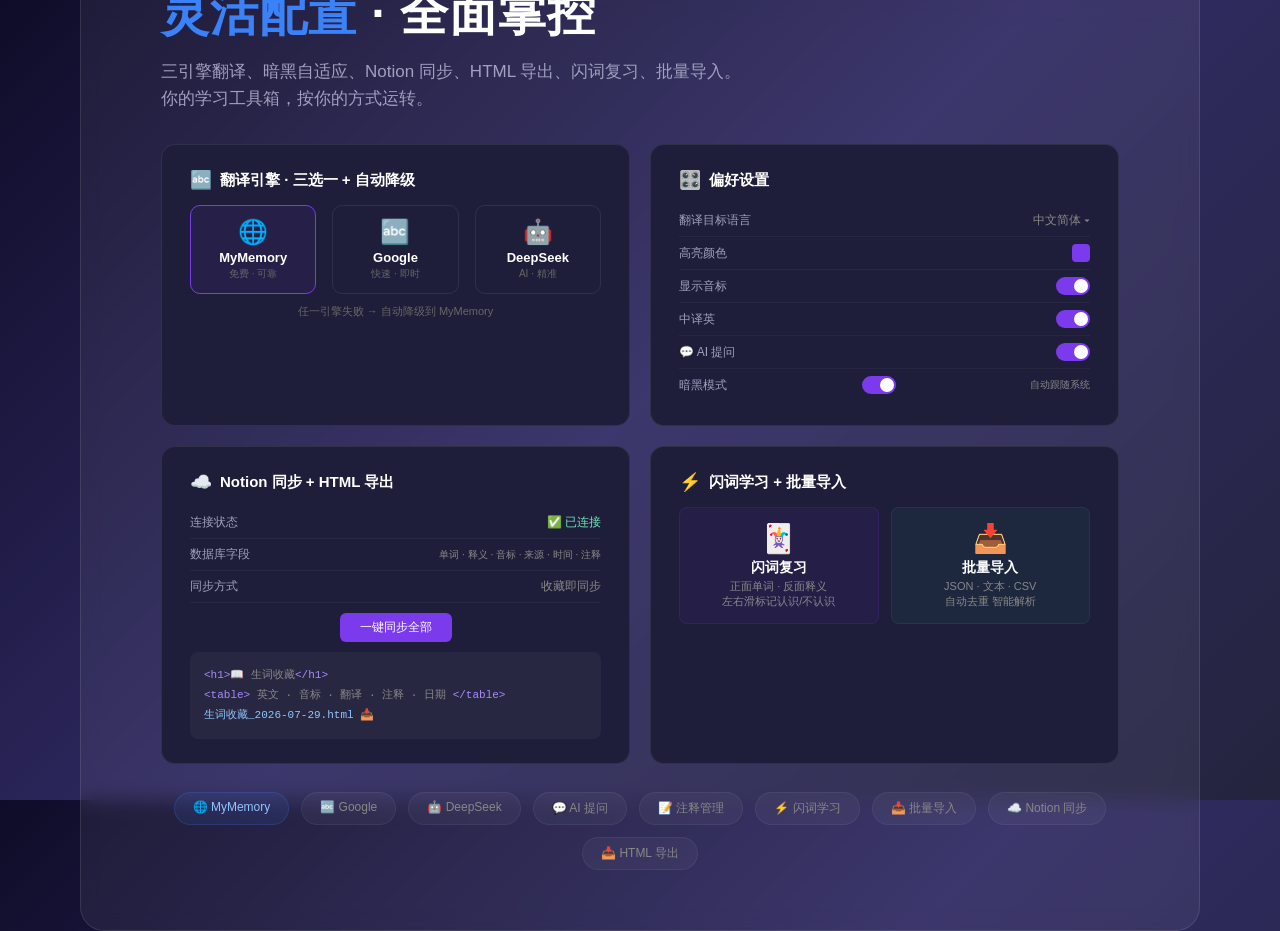
<file: promo/04-config.html>
<!DOCTYPE html>
<html lang="zh-CN">
<head>
<meta charset="UTF-8">
<meta name="viewport" content="width=1280, height=800">
<title>灵活配置 · 全面掌控</title>
<style>
* { margin:0; padding:0; box-sizing:border-box; }
body { width:1280px; height:800px; overflow:hidden; font-family:"PingFang SC","Microsoft YaHei","Helvetica Neue",sans-serif; background:linear-gradient(135deg,#0f0c29,#302b63,#24243e); display:flex; align-items:center; justify-content:center; }
.card { width:1120px; padding:60px 80px; background:rgba(255,255,255,0.06); border-radius:24px; border:1px solid rgba(255,255,255,0.1); backdrop-filter:blur(10px); }
.badge { display:inline-block; padding:6px 16px; background:rgba(59,130,246,0.15); border:1px solid #3b82f6; color:#93c5fd; border-radius:20px; font-size:14px; margin-bottom:20px; }
h1 { font-size:48px; color:#fff; font-weight:700; margin-bottom:12px; letter-spacing:1px; }
h1 span { color:#3b82f6; }
.sub { font-size:17px; color:#a0a0c0; margin-bottom:32px; line-height:1.6; }
.demo-grid { display:grid; grid-template-columns:1fr 1fr; grid-template-rows:auto auto; gap:20px; }
.tile { background:#1e1e3a; border-radius:14px; border:1px solid rgba(255,255,255,0.08); padding:24px 28px; }
.tile h3 { font-size:15px; color:#fff; margin-bottom:14px; display:flex; align-items:center; gap:8px; }
.tile h3 .icon { font-size:18px; }
.engine-card { display:flex; align-items:center; justify-content:center; gap:16px; }
.engine { text-align:center; padding:12px 16px; border-radius:10px; border:1px solid rgba(255,255,255,0.08); flex:1; }
.engine.active { border-color:#7C3AED; background:rgba(124,58,237,0.08); }
.engine .logo { font-size:24px; }
.engine .name { font-size:13px; font-weight:600; color:#fff; margin-top:4px; }
.engine .desc { font-size:10px; color:#666; margin-top:2px; }
.setting-row { display:flex; align-items:center; justify-content:space-between; padding:7px 0; border-bottom:1px solid rgba(255,255,255,0.04); }
.setting-row:last-child { border:none; }
.setting-row label { font-size:12px; color:#a0a0c0; }
.setting-row .val { font-size:12px; color:#888; }
.select-box { display:flex; align-items:center; gap:6px; padding:4px 10px; background:rgba(255,255,255,0.05); border:1px solid rgba(255,255,255,0.1); border-radius:6px; font-size:11px; color:#ccc; }
.color-dot { width:18px; height:18px; background:#7C3AED; border-radius:4px; }
.toggle { width:34px; height:18px; background:#555; border-radius:9px; position:relative; }
.toggle.on { background:#7C3AED; }
.toggle::after { content:''; position:absolute; top:2px; left:2px; width:14px; height:14px; background:#fff; border-radius:50%; transition:0.15s; }
.toggle.on::after { transform:translateX(16px); }
.export-preview { background:rgba(255,255,255,0.04); border-radius:8px; padding:14px; font-family:"SF Mono","Fira Code",monospace; font-size:11px; color:#888; line-height:1.8; }
.export-preview .kw { color:#a78bfa; }
.import-preview { background:rgba(255,255,255,0.04); border-radius:8px; padding:14px; font-size:12px; color:#888; line-height:1.8; }
.import-preview .w { color:#6ee7b7; }
.footer-bar { margin-top:28px; display:flex; gap:12px; justify-content:center; flex-wrap:wrap; }
.f-chip { padding:7px 18px; border-radius:20px; background:rgba(255,255,255,0.04); font-size:12px; color:#888; border:1px solid rgba(255,255,255,0.06); }
.f-chip.on { background:rgba(59,130,246,0.1); color:#93c5fd; border-color:rgba(59,130,246,0.2); }
</style>
</head>
<body>
<div class="card">
  <div class="badge">核心功能</div>
  <h1><span>灵活配置</span> · 全面掌控</h1>
  <p class="sub">三引擎翻译、暗黑自适应、Notion 同步、HTML 导出、闪词复习、批量导入。<br>你的学习工具箱，按你的方式运转。</p>

  <div class="demo-grid">
    <!-- 翻译引擎 -->
    <div class="tile">
      <h3><span class="icon">🔤</span> 翻译引擎 · 三选一 + 自动降级</h3>
      <div class="engine-card">
        <div class="engine active">
          <div class="logo">🌐</div>
          <div class="name">MyMemory</div>
          <div class="desc">免费 · 可靠</div>
        </div>
        <div class="engine">
          <div class="logo">🔤</div>
          <div class="name">Google</div>
          <div class="desc">快速 · 即时</div>
        </div>
        <div class="engine">
          <div class="logo">🤖</div>
          <div class="name">DeepSeek</div>
          <div class="desc">AI · 精准</div>
        </div>
      </div>
      <div style="text-align:center;margin-top:10px;font-size:11px;color:#666;">任一引擎失败 → 自动降级到 MyMemory</div>
    </div>

    <!-- 偏好设置 -->
    <div class="tile">
      <h3><span class="icon">🎛️</span> 偏好设置</h3>
      <div class="setting-row">
        <label>翻译目标语言</label>
        <span class="val">中文简体 ▾</span>
      </div>
      <div class="setting-row">
        <label>高亮颜色</label>
        <div class="color-dot"></div>
      </div>
      <div class="setting-row">
        <label>显示音标</label>
        <div class="toggle on"></div>
      </div>
      <div class="setting-row">
        <label>中译英</label>
        <div class="toggle on"></div>
      </div>
      <div class="setting-row">
        <label>💬 AI 提问</label>
        <div class="toggle on"></div>
      </div>
      <div class="setting-row">
        <label>暗黑模式</label>
        <div class="toggle on"></div>
        <span class="val" style="font-size:10px;">自动跟随系统</span>
      </div>
    </div>

    <!-- Notion + 导出 -->
    <div class="tile">
      <h3><span class="icon">☁️</span> Notion 同步 + HTML 导出</h3>
      <div class="setting-row">
        <label>连接状态</label>
        <span class="val" style="color:#6ee7b7;">✅ 已连接</span>
      </div>
      <div class="setting-row">
        <label>数据库字段</label>
        <span class="val" style="font-size:10px;">单词 · 释义 · 音标 · 来源 · 时间 · 注释</span>
      </div>
      <div class="setting-row">
        <label>同步方式</label>
        <span class="val">收藏即同步</span>
      </div>
      <div style="text-align:center;margin-top:10px;">
        <span style="display:inline-block;padding:6px 20px;background:#7C3AED;color:#fff;border-radius:6px;font-size:12px;">一键同步全部</span>
      </div>
      <div class="export-preview" style="margin-top:10px;">
        <span class="kw">&lt;h1&gt;</span>📖 生词收藏<span class="kw">&lt;/h1&gt;</span><br>
        <span class="kw">&lt;table&gt;</span> 英文 · 音标 · 翻译 · 注释 · 日期 <span class="kw">&lt;/table&gt;</span><br>
        <span style="color:#93c5fd;">生词收藏_2026-07-29.html</span> 📥
      </div>
    </div>

    <!-- 闪词 + 导入 -->
    <div class="tile">
      <h3><span class="icon">⚡</span> 闪词学习 + 批量导入</h3>
      <div style="display:flex;gap:12px;align-items:stretch;">
        <div style="flex:1;background:rgba(124,58,237,0.08);border-radius:8px;padding:14px;text-align:center;border:1px solid rgba(124,58,237,0.15);">
          <div style="font-size:28px;margin-bottom:4px;">🃏</div>
          <div style="font-size:14px;font-weight:600;color:#fff;">闪词复习</div>
          <div style="font-size:11px;color:#888;margin-top:2px;">正面单词 · 反面释义<br>左右滑标记认识/不认识</div>
        </div>
        <div style="flex:1;background:rgba(16,185,129,0.06);border-radius:8px;padding:14px;text-align:center;border:1px solid rgba(16,185,129,0.12);">
          <div style="font-size:28px;margin-bottom:4px;">📥</div>
          <div style="font-size:14px;font-weight:600;color:#fff;">批量导入</div>
          <div style="font-size:11px;color:#888;margin-top:2px;">JSON · 文本 · CSV<br>自动去重 智能解析</div>
        </div>
      </div>
    </div>
  </div>

  <div class="footer-bar">
    <div class="f-chip on">🌐 MyMemory</div>
    <div class="f-chip">🔤 Google</div>
    <div class="f-chip">🤖 DeepSeek</div>
    <div class="f-chip">💬 AI 提问</div>
    <div class="f-chip">📝 注释管理</div>
    <div class="f-chip">⚡ 闪词学习</div>
    <div class="f-chip">📥 批量导入</div>
    <div class="f-chip">☁️ Notion 同步</div>
    <div class="f-chip">📥 HTML 导出</div>
  </div>
</div>
</body>
</html>
</file>
<file: options/index.css>
/* 划词翻译 - Options Page Styles */

* { margin: 0; padding: 0; box-sizing: border-box; }

body {
  font-family: -apple-system, BlinkMacSystemFont, "Segoe UI", Roboto, "Helvetica Neue", Arial, sans-serif;
  font-size: 14px;
  color: #1a1a2e;
  background: #f9fafb;
  line-height: 1.6;
}

.options-container {
  max-width: 680px;
  margin: 0 auto;
  padding: 32px 24px;
}

/* Header */
.options-header {
  display: flex;
  align-items: center;
  gap: 10px;
  margin-bottom: 28px;
}
.options-logo { font-size: 28px; }
.options-header h1 { font-size: 22px; font-weight: 600; color: #1a1a2e; }

/* Connected Banner */
.connected-banner {
  display: flex;
  align-items: center;
  gap: 12px;
  background: #f0fdf4;
  border: 1px solid #86efac;
  border-radius: 10px;
  padding: 16px 20px;
  margin-bottom: 24px;
}
.banner-icon { font-size: 24px; }
.banner-text { flex: 1; }
.banner-title { font-weight: 600; color: #166534; }
.banner-desc { font-size: 12px; color: #4ade80; color: #6b7280; margin-top: 2px; }

/* Sync Section */
.sync-section {
  background: #fff;
  border: 1px solid #e5e7eb;
  border-radius: 10px;
  padding: 20px;
  margin-bottom: 24px;
}
.sync-section h2 { font-size: 16px; margin-bottom: 8px; }
.sync-section p { color: #6b7280; font-size: 13px; margin-bottom: 12px; }
.sync-row {
  display: flex;
  align-items: center;
  justify-content: space-between;
  gap: 12px;
}
.sync-result { margin-top: 12px; padding: 10px 14px; border-radius: 6px; font-size: 13px; line-height: 1.6; }
.sync-result.success { background: #f0fdf4; color: #166534; border: 1px solid #86efac; }
.sync-result.warning { background: #fffbeb; color: #92400e; border: 1px solid #fcd34d; }
.sync-result.error { background: #fef2f2; color: #991b1b; border: 1px solid #fca5a5; }

/* Steps */
.step {
  display: flex;
  gap: 16px;
  margin-bottom: 24px;
}
.step-number {
  width: 32px;
  height: 32px;
  min-width: 32px;
  background: #7C3AED;
  color: white;
  border-radius: 50%;
  display: flex;
  align-items: center;
  justify-content: center;
  font-weight: 600;
  font-size: 15px;
  margin-top: 2px;
}
.step-content { flex: 1; }
.step-content h2 { font-size: 16px; margin-bottom: 8px; }
.step-content p { color: #4b5563; margin-bottom: 8px; }
.step-hint {
  background: #faf5ff;
  border-left: 3px solid #7C3AED;
  padding: 8px 12px;
  font-size: 12px;
  color: #6b21a8;
  border-radius: 0 6px 6px 0;
  margin-top: 8px;
}
.step-hint code { background: #ede9fe; padding: 1px 5px; border-radius: 3px; font-size: 11px; }
.step-list { padding-left: 20px; margin: 8px 0; }
.step-list li { margin-bottom: 4px; color: #4b5563; }

/* Buttons */
.btn-primary {
  background: #7C3AED;
  color: white;
  border: none;
  padding: 10px 24px;
  border-radius: 8px;
  font-size: 14px;
  cursor: pointer;
  transition: background 0.2s;
}
.btn-primary:hover { background: #6D28D9; }
.btn-primary:disabled { opacity: 0.6; cursor: not-allowed; }

.btn-outline {
  display: inline-block;
  border: 1px solid #7C3AED;
  color: #7C3AED;
  padding: 8px 16px;
  border-radius: 8px;
  text-decoration: none;
  font-size: 13px;
  transition: all 0.2s;
}
.btn-outline:hover { background: #7C3AED; color: white; }

.btn-danger {
  background: #ef4444;
  color: white;
  border: none;
  padding: 8px 16px;
  border-radius: 8px;
  font-size: 12px;
  cursor: pointer;
  transition: background 0.2s;
}
.btn-danger:hover { background: #dc2626; }

/* Config Form */
.config-form { margin-top: 12px; }
.form-group {
  margin-bottom: 16px;
  position: relative;
}
.form-group label {
  display: block;
  font-weight: 500;
  margin-bottom: 6px;
  color: #374151;
}
.form-group input {
  width: 100%;
  padding: 10px 14px;
  border: 1px solid #d1d5db;
  border-radius: 8px;
  font-size: 14px;
  outline: none;
  transition: border-color 0.2s;
}
.form-group input:focus { border-color: #7C3AED; box-shadow: 0 0 0 3px rgba(124, 58, 237, 0.1); }
.form-hint { font-size: 12px; color: #9ca3af; margin-top: 6px; line-height: 1.6; }
.form-hint code { background: #f3f4f6; padding: 1px 5px; border-radius: 3px; font-size: 11px; }
.btn-toggle-visibility {
  position: absolute;
  right: 10px;
  top: 34px;
  background: none;
  border: none;
  cursor: pointer;
  font-size: 16px;
  opacity: 0.5;
}
.btn-toggle-visibility:hover { opacity: 1; }

/* Validate Result */
.validate-result {
  margin-top: 12px;
  padding: 12px 16px;
  border-radius: 8px;
  font-size: 13px;
  line-height: 1.6;
  white-space: pre-line;
}
.validate-result.success { background: #f0fdf4; color: #166534; border: 1px solid #86efac; }
.validate-result.error { background: #fef2f2; color: #991b1b; border: 1px solid #fca5a5; }

/* Reference */
.reference {
  margin-top: 32px;
  padding: 20px;
  background: #fff;
  border: 1px solid #e5e7eb;
  border-radius: 10px;
}
.reference h3 { font-size: 15px; margin-bottom: 10px; }
.reference p { font-size: 12px; color: #6b7280; margin-bottom: 10px; }
.reference table {
  width: 100%;
  border-collapse: collapse;
  font-size: 13px;
}
.reference th, .reference td {
  padding: 8px 12px;
  text-align: left;
  border-bottom: 1px solid #e5e7eb;
}
.reference th { background: #f9fafb; font-weight: 500; color: #374151; }
.reference td { color: #4b5563; }

/* Flashcard Section */
.flashcard-section {
  margin-bottom: 24px;
}
.flashcard-card {
  display: flex;
  align-items: center;
  gap: 16px;
  background: linear-gradient(135deg, #faf5ff 0%, #fdf2f8 100%);
  border: 1px solid #e9d5ff;
  border-radius: 12px;
  padding: 20px 24px;
}
.flashcard-icon {
  font-size: 36px;
  flex-shrink: 0;
}
.flashcard-info { flex: 1; }
.flashcard-info h2 { font-size: 16px; margin-bottom: 4px; color: #1a1a2e; }
.flashcard-info p { font-size: 13px; color: #6b7280; }
.btn-flashcard {
  background: linear-gradient(135deg, #7C3AED, #a855f7);
  color: #fff;
  border: none;
  padding: 10px 20px;
  border-radius: 8px;
  font-size: 14px;
  font-weight: 500;
  cursor: pointer;
  white-space: nowrap;
  transition: opacity 0.2s, transform 0.15s;
  flex-shrink: 0;
}
.btn-flashcard:hover { opacity: 0.9; transform: scale(1.02); }
</file>
<file: popup/index.css>
/* WordPicker - Popup Styles */

* {
  margin: 0;
  padding: 0;
  box-sizing: border-box;
}

html {
  width: 340px;
  overflow-y: auto;
}

body {
  min-height: 200px;
  font-family: -apple-system, BlinkMacSystemFont, "Segoe UI", Roboto, "Helvetica Neue", Arial, sans-serif;
  font-size: 13px;
  color: #1a1a2e;
  background: #fafafa;
}

.popup-container {
  display: flex;
  flex-direction: column;
}

/* Header */
.popup-header {
  display: flex;
  align-items: center;
  justify-content: space-between;
  padding: 12px 16px;
  background: #fff;
  border-bottom: 1px solid #eee;
}

.popup-title {
  display: flex;
  align-items: center;
  gap: 6px;
  font-weight: 600;
  font-size: 15px;
}

.popup-logo { font-size: 18px; }

/* Toggle Switch */
.toggle-switch {
  position: relative;
  display: inline-block;
  width: 36px;
  height: 20px;
}

.toggle-switch input {
  opacity: 0;
  width: 0;
  height: 0;
}

.toggle-slider {
  position: absolute;
  cursor: pointer;
  top: 0; left: 0; right: 0; bottom: 0;
  background: #ccc;
  border-radius: 20px;
  transition: 0.2s;
}

.toggle-slider::before {
  content: '';
  position: absolute;
  height: 16px;
  width: 16px;
  left: 2px;
  bottom: 2px;
  background: white;
  border-radius: 50%;
  transition: 0.2s;
}

input:checked + .toggle-slider { background: #7C3AED; }
input:checked + .toggle-slider::before { transform: translateX(16px); }

.toggle-switch.small { width: 32px; height: 18px; }
.toggle-switch.small .toggle-slider::before { height: 14px; width: 14px; }
.toggle-switch.small input:checked + .toggle-slider::before { transform: translateX(14px); }

/* Stats */
.popup-stats {
  display: flex;
  padding: 10px 16px;
  gap: 16px;
  background: #fff;
  border-bottom: 1px solid #eee;
}

.stat-item {
  display: flex;
  flex-direction: column;
  align-items: center;
  flex: 1;
}

.stat-value { font-size: 20px; font-weight: 700; color: #7C3AED; }
.stat-label { font-size: 11px; color: #888; margin-top: 2px; }

/* Select Bar */
.popup-select-bar {
  display: flex;
  align-items: center;
  justify-content: space-between;
  padding: 6px 16px;
  background: #f0eeff;
  border-bottom: 1px solid #e4dcff;
}

.select-all-label {
  display: flex;
  align-items: center;
  gap: 6px;
  cursor: pointer;
  font-size: 12px;
  color: #555;
  user-select: none;
}

.select-all-label input[type="checkbox"] {
  width: 14px;
  height: 14px;
  cursor: pointer;
  accent-color: #7C3AED;
}

.select-count {
  font-size: 11px;
  color: #7C3AED;
  font-weight: 500;
}

/* Download Bar */
.popup-download-bar {
  display: flex;
  align-items: center;
  gap: 8px;
  padding: 8px 16px;
  background: #fff;
  border-bottom: 1px solid #eee;
}

.btn-download {
  display: flex;
  align-items: center;
  gap: 6px;
  padding: 6px 14px;
  background: #7C3AED;
  color: #fff;
  border: none;
  border-radius: 6px;
  cursor: pointer;
  font-size: 12px;
  font-weight: 500;
  transition: all 0.15s;
  white-space: nowrap;
  flex-shrink: 0;
}

.btn-download:hover {
  background: #6D28D9;
  transform: translateY(-1px);
  box-shadow: 0 2px 8px rgba(124, 58, 237, 0.3);
}

.btn-download:active { transform: translateY(0); }
.btn-download:disabled { background: #b4a0e0; cursor: not-allowed; transform: none; box-shadow: none; }

.download-hint {
  font-size: 11px;
  flex: 1;
  text-align: right;
  white-space: nowrap;
  overflow: hidden;
  text-overflow: ellipsis;
}

.download-hint.success { color: #10b981; }
.download-hint.warning { color: #f59e0b; }
.download-hint.error { color: #e53e3e; }

/* Search */
.popup-search {
  padding: 8px 16px;
  background: #fff;
  border-bottom: 1px solid #eee;
}

.popup-search input {
  width: 100%;
  padding: 8px 12px;
  border: 1px solid #e0e0e0;
  border-radius: 8px;
  font-size: 12px;
  outline: none;
  transition: border-color 0.15s;
  background: #f8f8f8;
}

.popup-search input:focus { border-color: #7C3AED; background: #fff; }

/* Word List */
.popup-wordlist {
  max-height: 200px;
  overflow-y: auto;
  padding: 4px 0;
}

.empty-state {
  display: flex;
  flex-direction: column;
  align-items: center;
  padding: 24px 16px;
  color: #aaa;
}

.empty-icon { font-size: 28px; margin-bottom: 8px; }
.empty-state p { font-size: 13px; }
.empty-hint { font-size: 11px !important; margin-top: 4px; color: #ccc; }

/* Word Item */
.word-item {
  display: flex;
  align-items: center;
  padding: 8px 16px;
  gap: 8px;
  transition: background 0.1s;
  cursor: default;
}

.word-item:hover { background: #f5f0ff; }

/* Custom Checkbox */
.word-checkbox {
  display: flex;
  align-items: center;
  cursor: pointer;
  flex-shrink: 0;
}

.word-checkbox input[type="checkbox"] {
  position: absolute;
  opacity: 0;
  width: 0;
  height: 0;
}

.checkbox-custom {
  display: inline-block;
  width: 16px;
  height: 16px;
  border: 2px solid #ccc;
  border-radius: 4px;
  background: #fff;
  transition: all 0.15s;
  position: relative;
  flex-shrink: 0;
}

.word-checkbox input:checked + .checkbox-custom {
  background: #7C3AED;
  border-color: #7C3AED;
}

.word-checkbox input:checked + .checkbox-custom::after {
  content: '';
  position: absolute;
  left: 4px;
  top: 1px;
  width: 5px;
  height: 8px;
  border: 2px solid #fff;
  border-top: none;
  border-left: none;
  transform: rotate(45deg);
}

.word-checkbox input:indeterminate + .checkbox-custom {
  background: #7C3AED;
  border-color: #7C3AED;
}

.word-checkbox input:indeterminate + .checkbox-custom::after {
  content: '';
  position: absolute;
  left: 3px;
  top: 6px;
  width: 8px;
  height: 2px;
  background: #fff;
  border-radius: 1px;
}

.word-item:hover .checkbox-custom {
  border-color: #7C3AED;
}

.word-info {
  display: flex;
  flex-direction: column;
  gap: 2px;
  flex: 1;
  min-width: 0;
}

.word-text { font-weight: 600; font-size: 13px; color: #1a1a2e; }
.word-link {
  color: #7C3AED;
  text-decoration: none;
  cursor: pointer;
  transition: color 0.15s;
}
.word-link:hover {
  color: #5B21B6;
  text-decoration: underline;
}
.word-meta {
  display: flex;
  align-items: center;
  gap: 8px;
  margin-top: 1px;
}
.word-source {
  font-size: 10px;
  color: #aaa;
  overflow: hidden;
  text-overflow: ellipsis;
  white-space: nowrap;
}
.word-note {
  font-size: 10px;
  color: #7C3AED;
  background: rgba(124, 58, 237, 0.08);
  padding: 1px 2px 1px 6px;
  border-radius: 3px;
  max-width: 200px;
  overflow: hidden;
  text-overflow: ellipsis;
  white-space: nowrap;
  flex-shrink: 0;
  display: inline-flex;
  align-items: center;
  gap: 2px;
}

.word-note-text {
  overflow: hidden;
  text-overflow: ellipsis;
  white-space: nowrap;
}

.word-note-edit-btn,
.word-note-del-btn {
  background: none;
  border: none;
  cursor: pointer;
  padding: 1px 3px;
  border-radius: 2px;
  color: #b4a0e0;
  display: inline-flex;
  align-items: center;
  transition: all 0.1s;
  flex-shrink: 0;
}

.word-note-edit-btn:hover,
.word-note-del-btn:hover {
  color: #7C3AED;
  background: rgba(124, 58, 237, 0.12);
}

.word-note-del-btn:hover {
  color: #e53e3e;
  background: rgba(229, 62, 62, 0.1);
}

/* Note add button (for words without notes) */
.word-note-empty {
  background: transparent;
  padding: 1px 0;
}

.word-note-add-btn {
  background: none;
  border: 1px dashed #ccc;
  cursor: pointer;
  padding: 1px 6px;
  border-radius: 3px;
  color: #aaa;
  font-size: 10px;
  transition: all 0.1s;
}

.word-note-add-btn:hover {
  border-color: #7C3AED;
  color: #7C3AED;
  background: rgba(124, 58, 237, 0.04);
}

/* Inline note editor */
.word-note-editing {
  background: #fff;
  border: 1px solid #7C3AED;
  padding: 0 2px;
  gap: 2px;
}

.word-note-input {
  width: 100px;
  padding: 2px 6px;
  border: none;
  outline: none;
  font-size: 10px;
  background: transparent;
  color: #333;
  min-width: 0;
}

.word-note-confirm,
.word-note-cancel {
  background: none;
  border: none;
  cursor: pointer;
  padding: 1px 4px;
  border-radius: 2px;
  font-size: 11px;
  line-height: 1;
  flex-shrink: 0;
}

.word-note-confirm {
  color: #10b981;
}

.word-note-confirm:hover {
  background: rgba(16, 185, 129, 0.1);
}

.word-note-cancel {
  color: #999;
}

.word-note-cancel:hover {
  color: #e53e3e;
  background: rgba(229, 62, 62, 0.08);
}
.word-phonetic { font-size: 11px; color: #888; font-style: italic; }
.word-translation { font-size: 12px; color: #666; overflow: hidden; text-overflow: ellipsis; white-space: nowrap; }

.word-delete {
  background: none;
  border: none;
  cursor: pointer;
  font-size: 16px;
  color: #ccc;
  padding: 2px 6px;
  border-radius: 4px;
  transition: all 0.15s;
  flex-shrink: 0;
}

.word-delete:hover { color: #e53e3e; background: rgba(229, 62, 62, 0.08); }

/* Settings */
.popup-settings { border-top: 1px solid #eee; background: #fff; }

.settings-toggle {
  display: flex;
  align-items: center;
  justify-content: space-between;
  width: 100%;
  padding: 10px 16px;
  background: none;
  border: none;
  cursor: pointer;
  font-size: 13px;
  color: #666;
  transition: background 0.1s;
}

.settings-toggle:hover { background: #f5f0ff; }
.settings-arrow { transition: transform 0.2s; font-size: 16px; }

.settings-panel { padding: 8px 16px 12px; border-top: 1px solid #f0f0f0; }

.setting-row { display: flex; align-items: center; justify-content: space-between; padding: 6px 0; }
.setting-row label { font-size: 12px; color: #555; }

.setting-row select {
  padding: 4px 8px;
  border: 1px solid #ddd;
  border-radius: 6px;
  font-size: 12px;
  outline: none;
  background: #f8f8f8;
  max-width: 130px;
}

.setting-row select:focus { border-color: #7C3AED; }
.setting-row input[type="color"] { width: 32px; height: 24px; border: 1px solid #ddd; border-radius: 4px; cursor: pointer; padding: 0; }

.setting-actions { padding-top: 8px; text-align: center; }

.btn-danger {
  padding: 6px 16px;
  background: none;
  border: 1px solid #e53e3e;
  color: #e53e3e;
  border-radius: 6px;
  cursor: pointer;
  font-size: 12px;
  transition: all 0.15s;
}

.btn-danger:hover { background: #e53e3e; color: #fff; }

/* View All Bar */
.view-all-bar {
  padding: 6px 16px;
  background: #fff;
  border-top: 1px solid #eee;
  text-align: center;
}
.btn-view-all {
  background: none;
  border: 1px solid #7C3AED;
  color: #7C3AED;
  padding: 5px 16px;
  border-radius: 6px;
  cursor: pointer;
  font-size: 12px;
  transition: all 0.15s;
}
.btn-view-all:hover {
  background: #7C3AED;
  color: #fff;
}
.btn-flashcard-link {
  margin-left: 6px;
  border-color: #c084fc;
  color: #a855f7;
}
.btn-flashcard-link:hover {
  background: linear-gradient(135deg, #7C3AED, #a855f7);
  color: #fff;
  border-color: transparent;
}

/* Test Button (DeepSeek) */
.btn-test {
  padding: 4px 10px;
  border: 1px solid #7C3AED;
  color: #7C3AED;
  background: #fff;
  border-radius: 4px;
  cursor: pointer;
  font-size: 11px;
  white-space: nowrap;
  transition: all 0.15s;
}
.btn-test:hover { background: #7C3AED; color: #fff; }
.btn-test:disabled { opacity: 0.6; cursor: not-allowed; }

/* Scrollbar */
.popup-wordlist::-webkit-scrollbar { width: 4px; }
.popup-wordlist::-webkit-scrollbar-track { background: transparent; }
.popup-wordlist::-webkit-scrollbar-thumb { background: #ddd; border-radius: 4px; }
.popup-wordlist::-webkit-scrollbar-thumb:hover { background: #bbb; }
/* Notion Settings */
.setting-divider {
  border-top: 1px solid #eee;
  margin: 4px 0;
}
.notion-status {
  font-size: 11px;
  color: #999;
}
.notion-status.connected {
  color: #27ae60;
}
.notion-input {
  width: 100%;
  padding: 6px 8px;
  font-size: 11px;
  border: 1px solid #ddd;
  border-radius: 4px;
  outline: none;
  box-sizing: border-box;
}
.notion-input:focus {
  border-color: #7C3AED;
}
.notion-hint {
  font-size: 11px;
  margin-top: 4px;
  line-height: 1.5;
}
.notion-hint.success { color: #27ae60; }
.notion-hint.error { color: #e74c3c; }
.notion-hint.warning { color: #f39c12; }
</file>
<file: words/index.css>
/* 划词翻译 - Words Page Styles */

* { margin: 0; padding: 0; box-sizing: border-box; }

body {
  font-family: -apple-system, BlinkMacSystemFont, "Segoe UI", Roboto, "Helvetica Neue", Arial, sans-serif;
  font-size: 14px;
  color: #1a1a2e;
  background: #f9fafb;
  line-height: 1.6;
}

.words-container {
  max-width: 960px;
  margin: 0 auto;
  padding: 32px 24px;
}

/* Header */
.words-header {
  display: flex;
  align-items: center;
  justify-content: space-between;
  margin-bottom: 20px;
}
.words-header h1 { font-size: 22px; font-weight: 600; color: #1a1a2e; }
.header-count { font-size: 14px; color: #7C3AED; font-weight: 500; }

/* Toolbar */
.words-toolbar {
  display: flex;
  align-items: center;
  justify-content: space-between;
  background: #fff;
  border: 1px solid #e5e7eb;
  border-radius: 10px;
  padding: 12px 16px;
  margin-bottom: 16px;
  gap: 12px;
  flex-wrap: wrap;
}
.toolbar-left {
  display: flex;
  align-items: center;
  gap: 12px;
}
.toolbar-right {
  display: flex;
  align-items: center;
  gap: 8px;
}

.select-all-label {
  display: flex;
  align-items: center;
  gap: 6px;
  cursor: pointer;
  font-size: 13px;
  color: #555;
  user-select: none;
}
.select-all-label input[type="checkbox"] {
  width: 16px;
  height: 16px;
  cursor: pointer;
  accent-color: #7C3AED;
}
.select-count { font-size: 12px; color: #7C3AED; font-weight: 500; }

.toolbar-right input[type="text"] {
  padding: 8px 12px;
  border: 1px solid #ddd;
  border-radius: 8px;
  font-size: 13px;
  outline: none;
  width: 200px;
  transition: border-color 0.15s;
}
.toolbar-right input[type="text"]:focus { border-color: #7C3AED; }

/* Buttons */
.btn {
  padding: 8px 16px;
  border: none;
  border-radius: 8px;
  font-size: 13px;
  cursor: pointer;
  transition: all 0.15s;
  display: flex;
  align-items: center;
  gap: 5px;
  white-space: nowrap;
}
.btn-primary {
  background: #7C3AED;
  color: #fff;
}
.btn-primary:hover { background: #6D28D9; }
.btn-primary:disabled { opacity: 0.6; cursor: not-allowed; }

.btn-danger {
  background: none;
  border: 1px solid #e53e3e;
  color: #e53e3e;
}
.btn-danger:hover { background: #e53e3e; color: #fff; }

/* Download Hint */
.download-hint {
  padding: 8px 16px;
  border-radius: 8px;
  font-size: 13px;
  margin-bottom: 12px;
}
.download-hint.success { background: #f0fdf4; color: #166534; border: 1px solid #86efac; }
.download-hint.error { background: #fef2f2; color: #991b1b; border: 1px solid #fca5a5; }

/* Empty State */
.empty-state {
  display: flex;
  flex-direction: column;
  align-items: center;
  padding: 48px 16px;
  color: #aaa;
  background: #fff;
  border: 1px solid #e5e7eb;
  border-radius: 10px;
}
.empty-icon { font-size: 40px; margin-bottom: 12px; }
.empty-state p { font-size: 15px; }
.empty-hint { font-size: 13px !important; margin-top: 6px; color: #d0d0d0; }

/* Word List */
.words-list {
  background: #fff;
  border: 1px solid #e5e7eb;
  border-radius: 10px;
  overflow: hidden;
}

/* Word Item Row */
.word-row {
  display: flex;
  align-items: center;
  padding: 10px 16px;
  gap: 10px;
  border-bottom: 1px solid #f0f0f0;
  transition: background 0.1s;
}
.word-row:last-child { border-bottom: none; }
.word-row:hover { background: #faf5ff; }

/* Checkbox */
.row-checkbox {
  display: flex;
  align-items: center;
  cursor: pointer;
  flex-shrink: 0;
}
.row-checkbox input[type="checkbox"] {
  position: absolute;
  opacity: 0;
  width: 0;
  height: 0;
}
.checkbox-custom {
  display: inline-block;
  width: 16px;
  height: 16px;
  border: 2px solid #ccc;
  border-radius: 4px;
  background: #fff;
  transition: all 0.15s;
  position: relative;
  flex-shrink: 0;
}
.row-checkbox input:checked + .checkbox-custom {
  background: #7C3AED;
  border-color: #7C3AED;
}
.row-checkbox input:checked + .checkbox-custom::after {
  content: '';
  position: absolute;
  left: 4px;
  top: 1px;
  width: 5px;
  height: 8px;
  border: 2px solid #fff;
  border-top: none;
  border-left: none;
  transform: rotate(45deg);
}
.row-checkbox input:indeterminate + .checkbox-custom {
  background: #7C3AED;
  border-color: #7C3AED;
}
.row-checkbox input:indeterminate + .checkbox-custom::after {
  content: '';
  position: absolute;
  left: 3px;
  top: 6px;
  width: 8px;
  height: 2px;
  background: #fff;
  border-radius: 1px;
}

.row-info {
  display: flex;
  flex-direction: column;
  gap: 2px;
  flex: 1;
  min-width: 0;
}
.row-main {
  display: flex;
  align-items: baseline;
  gap: 8px;
}
.row-word { font-weight: 600; font-size: 14px; color: #1a1a2e; }
.row-word a {
  color: #7C3AED;
  text-decoration: none;
  cursor: pointer;
}
.row-word a:hover { color: #5B21B6; text-decoration: underline; }
.row-phonetic { font-size: 12px; color: #888; font-style: italic; }
.row-translation { font-size: 13px; color: #555; }
.row-meta {
  display: flex;
  align-items: center;
  gap: 8px;
  margin-top: 2px;
}
.row-source { font-size: 11px; color: #aaa; }
.row-note {
  font-size: 11px;
  color: #7C3AED;
  background: rgba(124, 58, 237, 0.06);
  padding: 1px 2px 1px 8px;
  border-radius: 3px;
  max-width: 240px;
  overflow: hidden;
  text-overflow: ellipsis;
  white-space: nowrap;
  display: inline-flex;
  align-items: center;
  gap: 2px;
}

.row-note-text {
  overflow: hidden;
  text-overflow: ellipsis;
  white-space: nowrap;
}

.row-note-edit-btn,
.row-note-del-btn {
  background: none;
  border: none;
  cursor: pointer;
  padding: 1px 3px;
  border-radius: 2px;
  color: #c4b5fd;
  display: inline-flex;
  align-items: center;
  transition: all 0.1s;
  flex-shrink: 0;
}

.row-note-edit-btn:hover,
.row-note-del-btn:hover {
  color: #7C3AED;
  background: rgba(124, 58, 237, 0.12);
}

.row-note-del-btn:hover {
  color: #e53e3e;
  background: rgba(229, 62, 62, 0.1);
}

/* Note add button (for rows without notes) */
.row-note-empty {
  background: transparent;
  padding: 1px 0;
}

.row-note-add-btn {
  background: none;
  border: 1px dashed #d1d5db;
  cursor: pointer;
  padding: 1px 8px;
  border-radius: 3px;
  color: #aaa;
  font-size: 11px;
  transition: all 0.1s;
}

.row-note-add-btn:hover {
  border-color: #7C3AED;
  color: #7C3AED;
  background: rgba(124, 58, 237, 0.04);
}

/* Inline note editor */
.row-note-editing {
  background: #fff;
  border: 1px solid #7C3AED;
  padding: 0 2px;
  gap: 2px;
}

.row-note-input {
  width: 120px;
  padding: 2px 6px;
  border: none;
  outline: none;
  font-size: 11px;
  background: transparent;
  color: #333;
  min-width: 0;
}

.row-note-confirm,
.row-note-cancel {
  background: none;
  border: none;
  cursor: pointer;
  padding: 1px 4px;
  border-radius: 2px;
  font-size: 11px;
  line-height: 1;
  flex-shrink: 0;
}

.row-note-confirm {
  color: #10b981;
}

.row-note-confirm:hover {
  background: rgba(16, 185, 129, 0.1);
}

.row-note-cancel {
  color: #999;
}

.row-note-cancel:hover {
  color: #e53e3e;
  background: rgba(229, 62, 62, 0.08);
}
.row-date { font-size: 11px; color: #bbb; margin-left: auto; white-space: nowrap; flex-shrink: 0; }

.row-delete {
  background: none;
  border: none;
  cursor: pointer;
  font-size: 18px;
  color: #ccc;
  padding: 2px 8px;
  border-radius: 4px;
  transition: all 0.15s;
  flex-shrink: 0;
}
.row-delete:hover { color: #e53e3e; background: rgba(229, 62, 62, 0.08); }

/* Flashcard & Import Buttons in Toolbar */
.btn-flashcard {
  background: linear-gradient(135deg, #7C3AED, #a855f7);
  color: #fff;
  font-weight: 500;
}
.btn-flashcard:hover { opacity: 0.9; transform: scale(1.02); }

.btn-import {
  background: #fff;
  border: 1px solid #d1d5db;
  color: #374151;
}
.btn-import:hover { background: #f9fafb; border-color: #7C3AED; }

.btn-cancel {
  background: #fff;
  border: 1px solid #d1d5db;
  color: #374151;
}
.btn-cancel:hover { background: #f3f4f6; }

/* Modal Overlay */
.modal-overlay {
  position: fixed;
  inset: 0;
  background: rgba(0, 0, 0, 0.5);
  display: flex;
  align-items: center;
  justify-content: center;
  z-index: 1000;
  animation: fadeIn 0.2s ease;
}
@keyframes fadeIn { from { opacity: 0; } to { opacity: 1; } }

/* ===== Flashcard Modal ===== */
.flashcard-container {
  background: #fff;
  border-radius: 16px;
  width: 500px;
  max-width: 90vw;
  max-height: 90vh;
  display: flex;
  flex-direction: column;
  overflow: hidden;
  box-shadow: 0 20px 60px rgba(0,0,0,0.15);
}

.flashcard-header {
  display: flex;
  align-items: center;
  gap: 16px;
  padding: 16px 20px;
  border-bottom: 1px solid #f0f0f0;
}
.flashcard-close {
  background: none;
  border: none;
  font-size: 20px;
  cursor: pointer;
  color: #999;
  padding: 4px 8px;
  border-radius: 6px;
  transition: all 0.15s;
}
.flashcard-close:hover { background: #f3f4f6; color: #333; }

.flashcard-progress { flex: 1; }
.flashcard-counter { font-size: 13px; color: #6b7280; font-weight: 500; }
.flashcard-bar {
  height: 4px;
  background: #e5e7eb;
  border-radius: 2px;
  margin-top: 6px;
  overflow: hidden;
}
.flashcard-bar-fill {
  height: 100%;
  background: linear-gradient(90deg, #7C3AED, #a855f7);
  border-radius: 2px;
  transition: width 0.3s ease;
}

.flashcard-stats {
  display: flex;
  gap: 12px;
  font-size: 13px;
  font-weight: 500;
}
.stat-known { color: #16a34a; }
.stat-unknown { color: #dc2626; }

/* Flashcard Deck */
.flashcard-deck {
  padding: 32px 24px;
  display: flex;
  justify-content: center;
  perspective: 1000px;
}

.flashcard-card-inner {
  width: 100%;
  min-height: 220px;
  position: relative;
  transition: transform 0.5s cubic-bezier(0.4, 0, 0.2, 1);
  transform-style: preserve-3d;
  cursor: pointer;
}
.flashcard-card-inner.flipped { transform: rotateY(180deg); }

.flashcard-front, .flashcard-back {
  position: absolute;
  inset: 0;
  backface-visibility: hidden;
  border-radius: 14px;
  display: flex;
  flex-direction: column;
  align-items: center;
  justify-content: center;
  padding: 32px;
  border: 2px solid #e9d5ff;
}
.flashcard-front {
  background: linear-gradient(135deg, #faf5ff 0%, #fdf2f8 100%);
}
.flashcard-back {
  background: linear-gradient(135deg, #f0fdf4 0%, #ecfdf5 100%);
  border-color: #86efac;
  transform: rotateY(180deg);
}

.flashcard-word {
  font-size: 32px;
  font-weight: 700;
  color: #1a1a2e;
  text-align: center;
  word-break: break-word;
}
.flashcard-phonetic {
  font-size: 16px;
  color: #888;
  font-style: italic;
  margin-top: 8px;
}
.flashcard-hint {
  font-size: 12px;
  color: #bbb;
  margin-top: 16px;
}

.flashcard-translation {
  font-size: 28px;
  font-weight: 600;
  color: #166534;
  text-align: center;
  word-break: break-word;
}
.flashcard-note {
  font-size: 14px;
  color: #6b7280;
  margin-top: 12px;
  background: rgba(124, 58, 237, 0.06);
  padding: 4px 12px;
  border-radius: 6px;
}

/* Flashcard Actions */
.flashcard-actions {
  display: flex;
  gap: 10px;
  padding: 16px 20px;
  border-top: 1px solid #f0f0f0;
  justify-content: center;
}
.flashcard-action {
  padding: 10px 20px;
  border-radius: 8px;
  font-size: 14px;
  font-weight: 500;
  cursor: pointer;
  border: none;
  transition: all 0.15s;
}
.flashcard-action.unknown {
  background: #fef2f2;
  color: #dc2626;
  border: 1px solid #fecaca;
}
.flashcard-action.unknown:hover { background: #fee2e2; }
.flashcard-action.known {
  background: #f0fdf4;
  color: #16a34a;
  border: 1px solid #bbf7d0;
}
.flashcard-action.known:hover { background: #dcfce7; }
.flashcard-action.flip {
  background: #faf5ff;
  color: #7C3AED;
  border: 1px solid #e9d5ff;
}
.flashcard-action.flip:hover { background: #f3e8ff; }

/* Flashcard Complete */
.flashcard-complete {
  padding: 40px 24px;
  text-align: center;
}
.flashcard-complete .complete-icon { font-size: 48px; margin-bottom: 12px; }
.flashcard-complete h2 { font-size: 20px; margin-bottom: 8px; color: #1a1a2e; }
.flashcard-complete p { font-size: 14px; color: #6b7280; margin-bottom: 4px; }
.flashcard-complete strong { color: #7C3AED; }
.flashcard-complete .btn { margin-top: 20px; }

/* ===== Import Modal ===== */
.import-container {
  background: #fff;
  border-radius: 16px;
  width: 560px;
  max-width: 90vw;
  max-height: 85vh;
  display: flex;
  flex-direction: column;
  box-shadow: 0 20px 60px rgba(0,0,0,0.15);
  overflow: hidden;
}
.import-header {
  display: flex;
  align-items: center;
  justify-content: space-between;
  padding: 16px 20px;
  border-bottom: 1px solid #f0f0f0;
}
.import-header h2 { font-size: 18px; }
.import-close {
  background: none;
  border: none;
  font-size: 20px;
  cursor: pointer;
  color: #999;
  padding: 4px 8px;
  border-radius: 6px;
  transition: all 0.15s;
}
.import-close:hover { background: #f3f4f6; color: #333; }

.import-body {
  padding: 20px;
  overflow-y: auto;
}
.import-desc { font-size: 13px; color: #6b7280; margin-bottom: 8px; }
.import-formats {
  font-size: 12px;
  color: #888;
  margin-bottom: 16px;
  padding-left: 18px;
}
.import-formats li { margin-bottom: 3px; }
.import-formats code {
  background: #f3f4f6;
  padding: 1px 5px;
  border-radius: 3px;
  font-size: 11px;
  color: #7C3AED;
}

#importTextarea {
  width: 100%;
  height: 180px;
  border: 1px solid #d1d5db;
  border-radius: 10px;
  padding: 12px;
  font-size: 13px;
  font-family: -apple-system, BlinkMacSystemFont, "Segoe UI", Roboto, monospace;
  resize: vertical;
  outline: none;
  line-height: 1.7;
}
#importTextarea:focus { border-color: #7C3AED; box-shadow: 0 0 0 3px rgba(124, 58, 237, 0.08); }

#importPreviewBtn { margin-top: 12px; }

/* Import Preview */
.import-preview {
  border-top: 1px solid #e5e7eb;
  overflow: hidden;
  display: flex;
  flex-direction: column;
}
.import-preview-header {
  display: flex;
  align-items: center;
  justify-content: space-between;
  padding: 12px 20px;
  background: #f9fafb;
}
.import-preview-header h3 { font-size: 14px; }
.import-preview-hint { font-size: 12px; color: #999; }

.import-preview-list {
  max-height: 200px;
  overflow-y: auto;
  padding: 8px 20px;
}
.import-preview-item {
  display: flex;
  align-items: center;
  gap: 10px;
  padding: 8px 0;
  border-bottom: 1px solid #f5f5f5;
  font-size: 13px;
}
.import-preview-item:last-child { border-bottom: none; }
.import-preview-item .preview-word { font-weight: 600; color: #1a1a2e; min-width: 100px; }
.import-preview-item .preview-arrow { color: #ccc; }
.import-preview-item .preview-translation { color: #555; flex: 1; }
.import-preview-item .preview-phonetic { font-size: 11px; color: #aaa; font-style: italic; }
.import-preview-item .preview-dup { font-size: 11px; color: #f59e0b; background: #fffbeb; padding: 1px 6px; border-radius: 3px; }

.import-preview-actions {
  display: flex;
  gap: 8px;
  padding: 12px 20px;
  border-top: 1px solid #f0f0f0;
  justify-content: flex-end;
}
</file>
